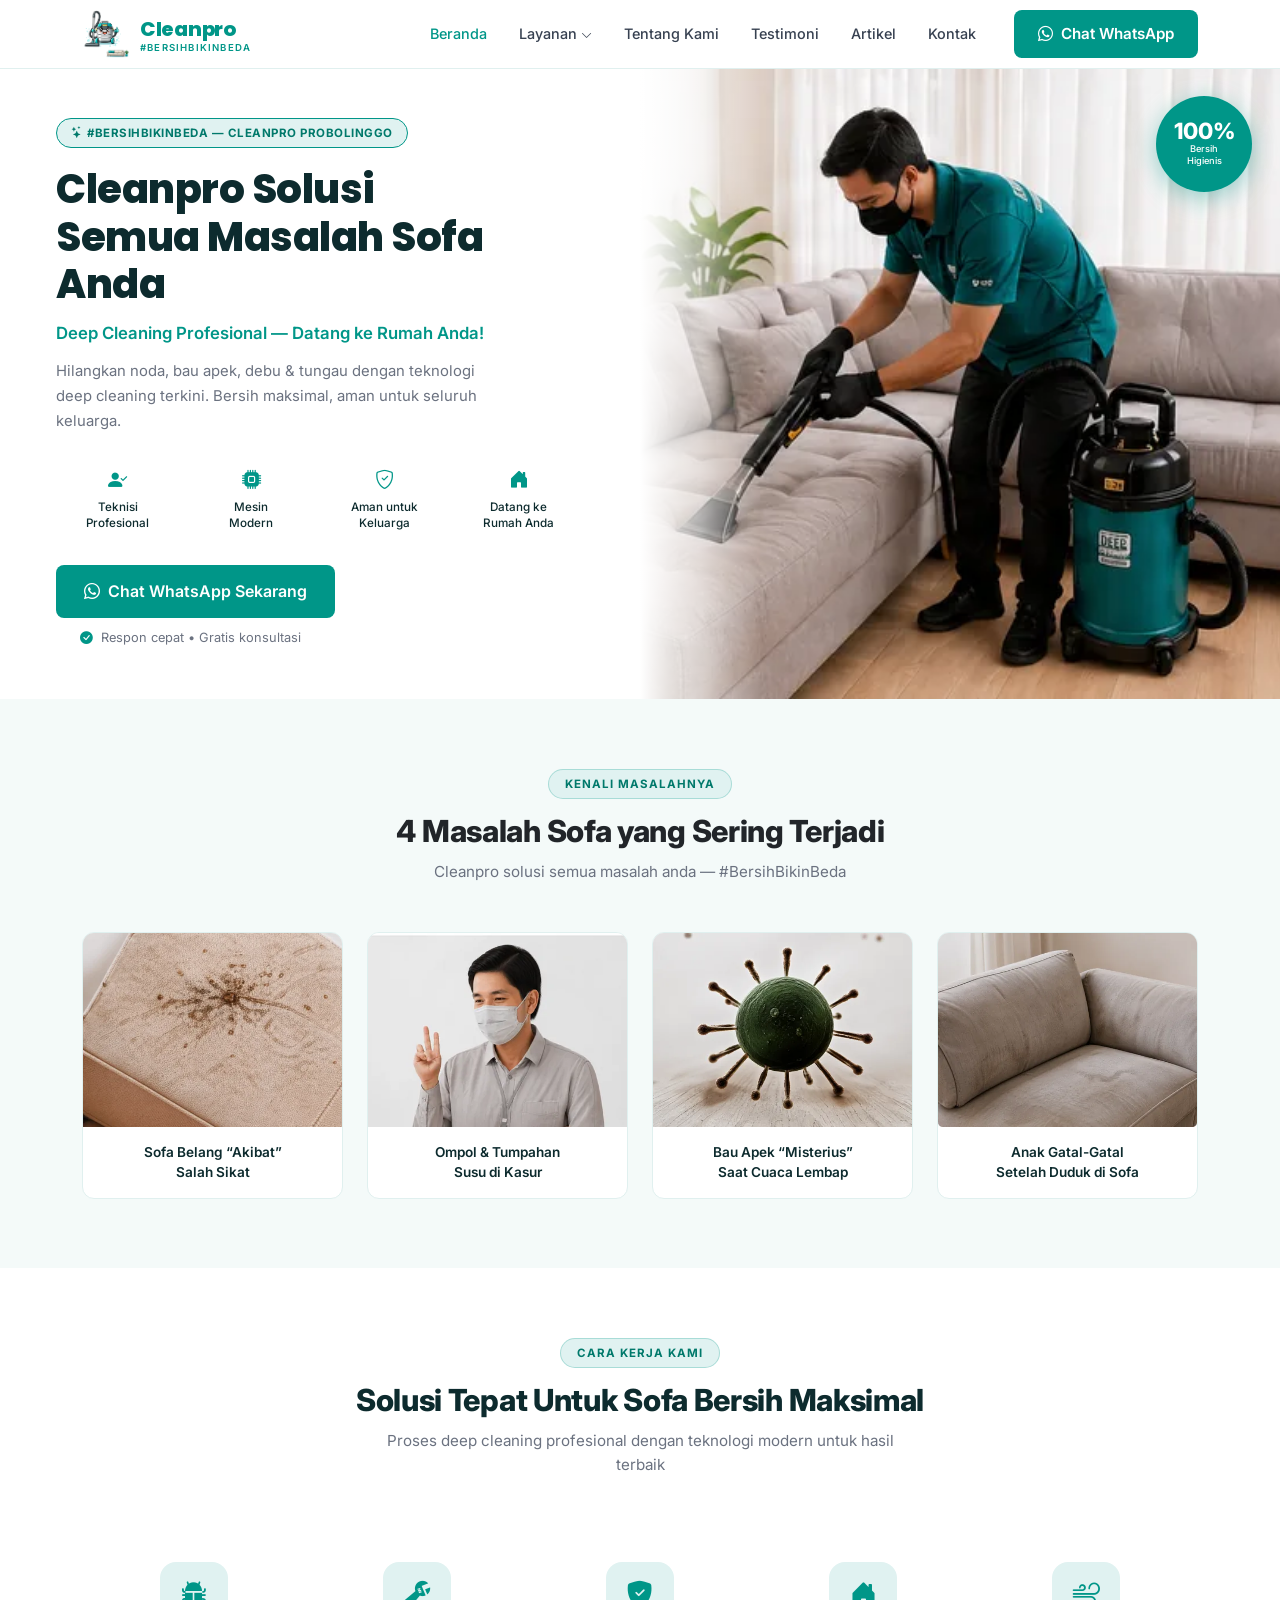
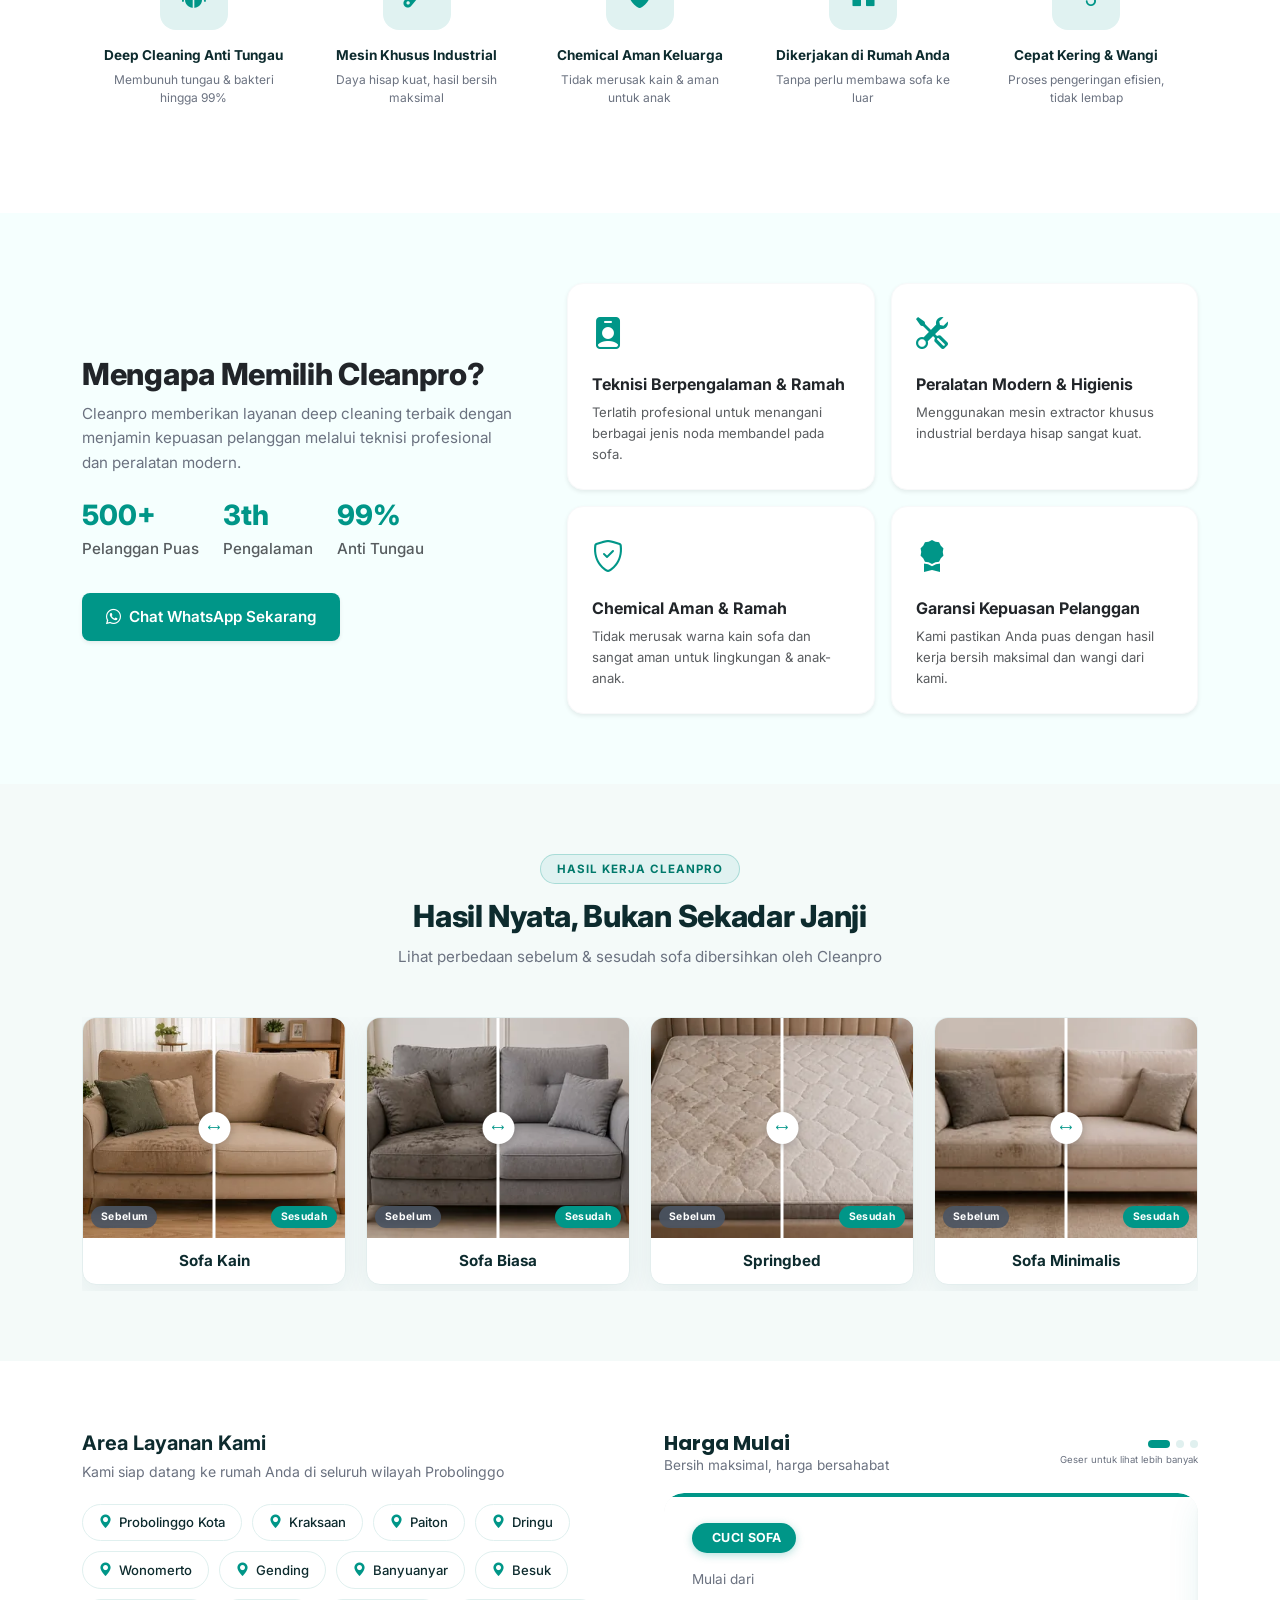
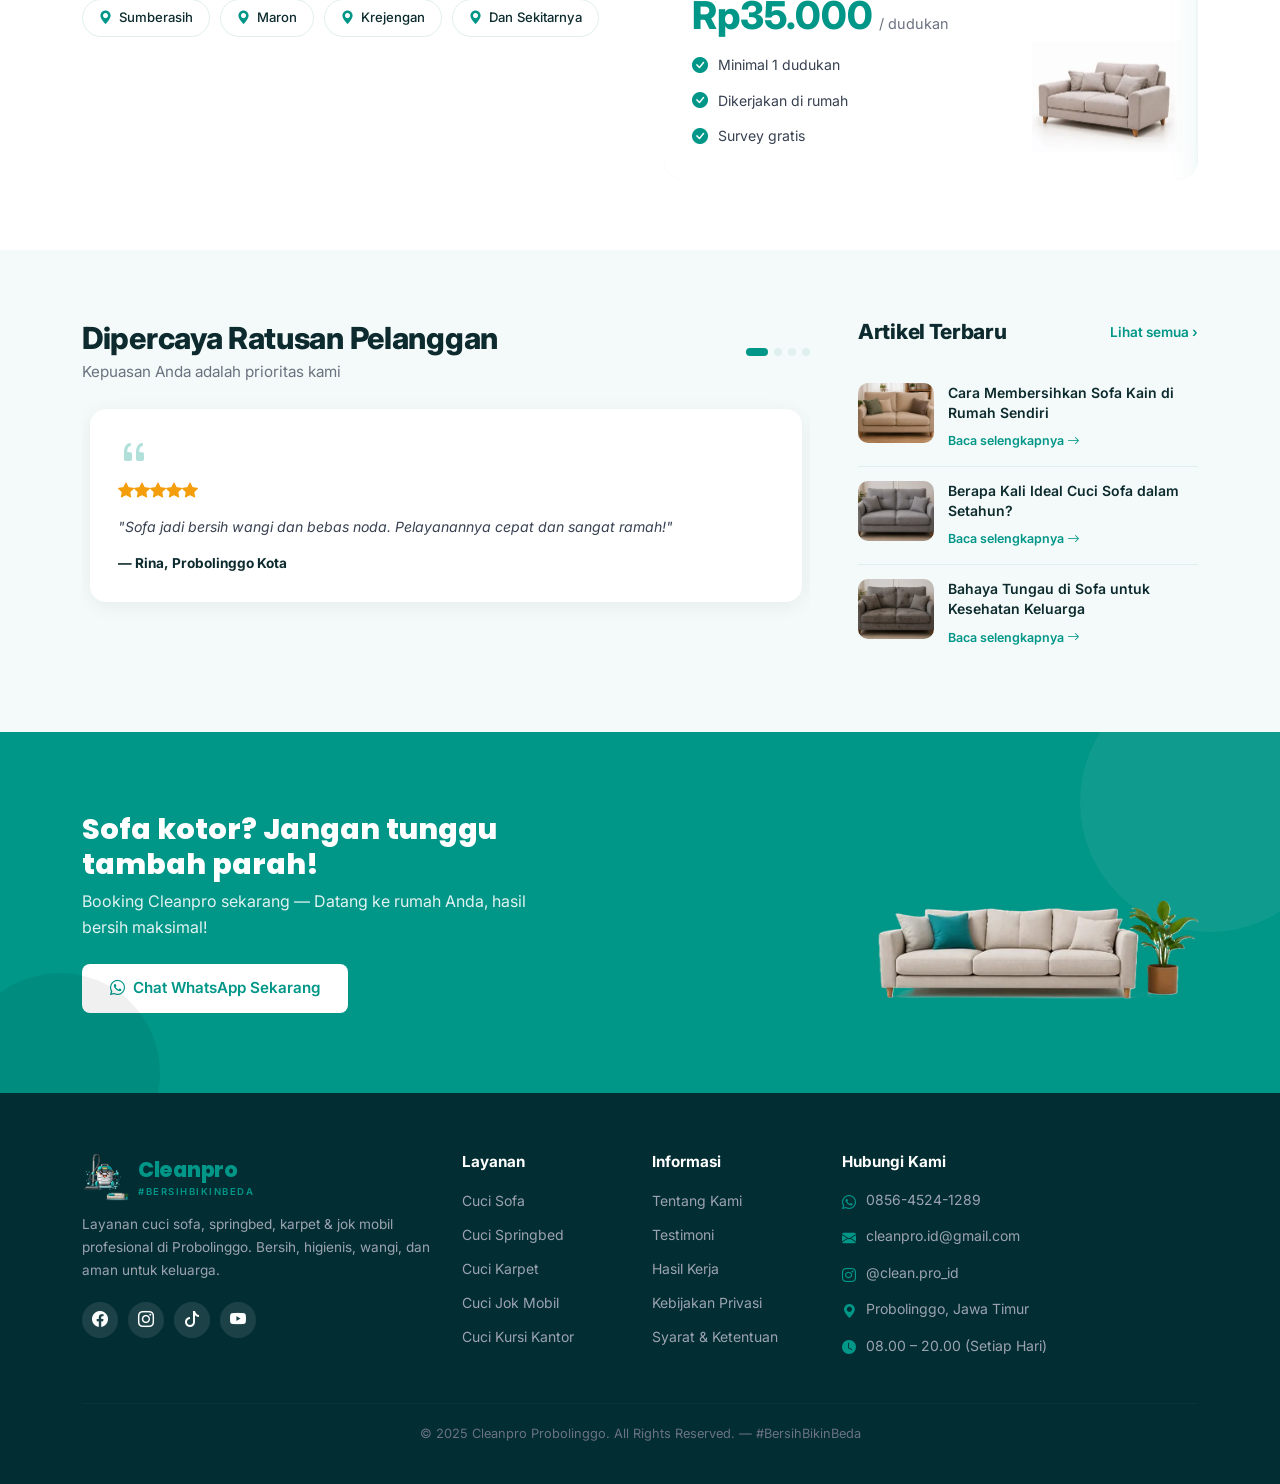
<file: index.html>
<!doctype html>
<html lang="id">
  <head>
    <meta charset="UTF-8" />
    <meta name="viewport" content="width=device-width, initial-scale=1.0" />
    <meta
      name="description"
      content="Cleanpro – Jasa cuci sofa &amp; springbed profesional di Probolinggo. Deep cleaning teknologi modern, datang ke rumah Anda. #BersihBikinBeda"
    />
    <meta
      name="keywords"
      content="cleanpro, cuci sofa probolinggo, cuci springbed probolinggo, jasa cuci sofa, cuci karpet probolinggo, deep cleaning sofa"
    />
    <meta name="robots" content="index, follow" />
    <link rel="canonical" href="https://cucisofaprobolinggo.vercel.app/" />
    <meta name="author" content="Cleanpro" />
    <title>Cleanpro – Jasa Cuci Sofa &amp; Springbed No.1 Probolinggo</title>

    <!-- Open Graph / Facebook -->
    <meta property="og:type" content="website" />
    <meta property="og:url" content="https://cucisofaprobolinggo.vercel.app/" />
    <meta
      property="og:title"
      content="Cleanpro – Jasa Cuci Sofa &amp; Springbed No.1 Probolinggo"
    />
    <meta
      property="og:description"
      content="Cleanpro – Jasa cuci sofa &amp; springbed profesional di Probolinggo. #BersihBikinBeda"
    />
    <meta
      property="og:image"
      content="https://cucisofaprobolinggo.vercel.app/assets/images/logo-mascot.webp"
    />

    <!-- Twitter -->
    <meta property="twitter:card" content="summary_large_image" />
    <meta
      property="twitter:url"
      content="https://cucisofaprobolinggo.vercel.app/"
    />
    <meta
      property="twitter:title"
      content="Cleanpro – Jasa Cuci Sofa &amp; Springbed No.1 Probolinggo"
    />
    <meta
      property="twitter:description"
      content="Cleanpro – Jasa cuci sofa &amp; springbed profesional di Probolinggo. #BersihBikinBeda"
    />
    <meta
      property="twitter:image"
      content="https://cucisofaprobolinggo.vercel.app/assets/images/hero-section.webp"
    />

    <!-- JSON-LD Structured Data for Local Business -->
    <script type="application/ld+json">
      {
        "@context": "https://schema.org",
        "@type": "LocalBusiness",
        "name": "Cleanpro – Cuci Sofa Probolinggo",
        "image": "https://cucisofaprobolinggo.vercel.app/assets/images/logo-mascot.webp",
        "description": "Cleanpro – Jasa cuci sofa & springbed profesional di Probolinggo. #BersihBikinBeda",
        "@id": "https://cucisofaprobolinggo.vercel.app/",
        "url": "https://cucisofaprobolinggo.vercel.app/",
        "telephone": "+6285645241289",
        "address": {
          "@type": "PostalAddress",
          "streetAddress": "Probolinggo",
          "addressLocality": "Probolinggo",
          "addressRegion": "Jawa Timur",
          "addressCountry": "ID"
        },
        "priceRange": "Rp 50.000 - Rp 300.000",
        "openingHoursSpecification": {
          "@type": "OpeningHoursSpecification",
          "dayOfWeek": [
            "Monday",
            "Tuesday",
            "Wednesday",
            "Thursday",
            "Friday",
            "Saturday",
            "Sunday"
          ],
          "opens": "08:00",
          "closes": "20:00"
        }
      }
    </script>

    <link
      rel="shortcut icon"
      href="assets/images/logo-mascot.webp"
      type="image/x-icon"
    />
    <!-- Preconnect to Google Fonts -->
    <link rel="preconnect" href="https://fonts.googleapis.com" />
    <link rel="preconnect" href="https://fonts.gstatic.com" crossorigin />
    <link
      href="https://fonts.googleapis.com/css2?family=Inter:wght@400;500;600;700;800&family=Poppins:wght@700;800;900&display=swap"
      rel="stylesheet"
      media="print"
      onload="this.media = 'all'"
    />

    <!-- Preload Hero Images for LCP Optimization -->
    <link
      rel="preload"
      href="assets/images/hero-section-mobile.webp"
      as="image"
      type="image/webp"
      media="(max-width: 991.98px)"
      fetchpriority="high"
    />
    <link
      rel="preload"
      href="assets/images/hero-section.webp"
      as="image"
      type="image/webp"
      media="(min-width: 992px)"
      fetchpriority="high"
    />

    <!-- Bootstrap CSS (local) -->
    <link rel="stylesheet" href="assets/bootstrap/css/bootstrap.min.css" />
    <!-- Bootstrap Icons (local) -->
    <link
      rel="stylesheet"
      href="assets/bootstrap-icons-1.13.1/bootstrap-icons.min.css"
      media="print"
      onload="this.media = 'all'"
    />
    <!-- Custom CSS -->
    <link rel="stylesheet" href="assets/css/style.css" />
  </head>

  <body>
    <!-- ====================== NAVBAR ====================== -->
    <nav class="site-navbar" aria-label="Main navigation">
      <div class="container">
        <div class="navbar-inner">
          <!-- Brand -->
          <a href="#" class="brand">
            <div class="brand-logo-box" style="width: 48px; height: 48px">
              <img
                loading="eager"
                fetchpriority="high"
                src="assets/images/logo-mascot.webp"
                width="48"
                height="48"
                alt="Cleanpro Logo"
              />
            </div>
            <div>
              <div class="brand-text-main">Cleanpro</div>
              <div class="brand-text-sub">#BersihBikinBeda</div>
            </div>
          </a>

          <!-- Nav menu -->
          <ul class="nav-menu">
            <li><a href="#" class="active">Beranda</a></li>
            <li class="dropdown-parent">
              <a href="#area"
                >Layanan
                <i class="bi bi-chevron-down" style="font-size: 0.7rem"></i
              ></a>
              <ul class="dropdown-menu-custom list-unstyled">
                <li><a href="#area">Cuci Sofa</a></li>
                <li><a href="#area">Cuci Springbed</a></li>
                <li><a href="#area">Cuci Karpet</a></li>
                <li><a href="#area">Cuci Jok Mobil</a></li>
              </ul>
            </li>
            <li><a href="#mengapa-kami">Tentang Kami</a></li>
            <li><a href="#testimoni">Testimoni</a></li>

            <li><a href="/artikel">Artikel</a></li>
            <li><a href="#kontak">Kontak</a></li>
          </ul>

          <!-- CTA -->
          <a
            href="https://wa.me/628564524-1289"
            class="btn-teal d-none d-lg-inline-flex"
          >
            <i class="bi bi-whatsapp"></i> Chat WhatsApp
          </a>
          <button
            class="hamburger"
            id="hamburgerBtn"
            aria-label="Toggle navigation menu"
            aria-expanded="false"
          >
            <i class="bi bi-list"></i>
          </button>
        </div>
      </div>
    </nav>

    <!-- ====================== HERO ====================== -->
    <main>
      <section class="hero-section">
        <div class="hero-inner">
          <!-- Left: Text -->
          <div class="hero-text-col">
            <div class="hero-text-content pt-0 pt-md-auto">
              <!-- Group atas: badge, judul, subtitle, deskripsi -->
              <div class="hero-top">
                <span class="hero-badge"
                  ><i class="bi bi-stars"></i> #BersihBikinBeda &mdash; Cleanpro
                  Probolinggo</span
                >
                <h1 class="hero-title">
                  Cleanpro Solusi<br />Semua Masalah Sofa Anda
                </h1>
                <p class="hero-subtitle">
                  Deep Cleaning Profesional &mdash; Datang ke Rumah Anda!
                </p>
                <p class="hero-desc">
                  Hilangkan noda, bau apek, debu &amp; tungau dengan teknologi
                  deep cleaning terkini. Bersih maksimal, aman untuk seluruh
                  keluarga.
                </p>
              </div>

              <!-- CTA -->
              <div class="hero-cta">
                <a
                  href="https://wa.me/6285645241289"
                  class="btn-teal justify-content-center"
                >
                  <i class="bi bi-whatsapp"></i> Chat WhatsApp Sekarang
                </a>
                <p class="cta-note ps-md-4 ps-0">
                  <i class="bi bi-check-circle-fill"></i> Respon cepat &bull;
                  Gratis konsultasi
                </p>
              </div>

              <!-- Feature chips -->
              <div class="hero-features">
                <div class="feature-chip">
                  <i class="bi bi-person-check-fill"></i
                  ><span>Teknisi<br />Profesional</span>
                </div>
                <div class="feature-chip">
                  <i class="bi bi-cpu-fill"></i><span>Mesin<br />Modern</span>
                </div>
                <div class="feature-chip">
                  <i class="bi bi-shield-check"></i
                  ><span>Aman untuk<br />Keluarga</span>
                </div>
                <div class="feature-chip">
                  <i class="bi bi-house-door-fill"></i
                  ><span>Datang ke<br />Rumah Anda</span>
                </div>
              </div>
            </div>
          </div>

          <!-- Right: Image -->
          <div class="hero-img-col">
            <div class="hero-img-wrapper">
              <picture>
                <source
                  media="(max-width: 991.98px)"
                  srcset="assets/images/hero-section-mobile.webp"
                />
                <img
                  src="assets/images/hero-section.webp"
                  width="1200"
                  height="599"
                  alt="Teknisi Cleanpro cuci sofa profesional Probolinggo"
                  loading="eager"
                  fetchpriority="high"
                />
              </picture>
              <div class="badge-float">
                <span class="pct">100%</span>
                <span class="lbl">Bersih<br />Higienis</span>
              </div>
            </div>
          </div>
        </div>
      </section>

      <!-- ====================== MASALAH SOFA ====================== -->
      <section
        class="section-pad problems-section"
        id="masalah"
        style="background-color: var(--bg-gray)"
      >
        <div class="container">
          <div class="section-header text-center mb-5">
            <span class="section-eyebrow">Kenali Masalahnya</span>
            <h2 class="section-title text-dark">
              4 Masalah Sofa yang Sering Terjadi
            </h2>
            <p class="section-desc">
              Cleanpro solusi semua masalah anda &mdash; #BersihBikinBeda
            </p>
          </div>

          <div class="row g-4 justify-content-center">
            <!-- Card 1 -->
            <div class="col-6 col-lg-3">
              <div class="problem-card-new">
                <div class="problem-img-wrap">
                  <img
                    loading="lazy"
                    decoding="async"
                    src="assets/images/card-1.webp"
                    width="400"
                    height="300"
                    alt="Sofa belang akibat salah sikat"
                  />
                </div>
                <div class="problem-text-box">
                  <h6>Sofa Belang &ldquo;Akibat&rdquo;<br />Salah Sikat</h6>
                </div>
              </div>
            </div>
            <!-- Card 2 -->
            <div class="col-6 col-lg-3">
              <div class="problem-card-new">
                <div class="problem-img-wrap">
                  <img
                    loading="lazy"
                    decoding="async"
                    src="assets/images/card-2.webp"
                    width="400"
                    height="300"
                    alt="Ompol dan tumpahan susu di kasur"
                  />
                </div>
                <div class="problem-text-box">
                  <h6>Ompol &amp; Tumpahan<br />Susu di Kasur</h6>
                </div>
              </div>
            </div>
            <!-- Card 3 -->
            <div class="col-6 col-lg-3">
              <div class="problem-card-new">
                <div class="problem-img-wrap">
                  <img
                    loading="lazy"
                    decoding="async"
                    src="assets/images/card-3.webp"
                    width="400"
                    height="300"
                    alt="Bau apek saat cuaca lembap"
                  />
                </div>
                <div class="problem-text-box">
                  <h6>
                    Bau Apek &ldquo;Misterius&rdquo;<br />Saat Cuaca Lembap
                  </h6>
                </div>
              </div>
            </div>
            <!-- Card 4 -->
            <div class="col-6 col-lg-3">
              <div class="problem-card-new">
                <div class="problem-img-wrap">
                  <img
                    loading="lazy"
                    decoding="async"
                    src="assets/images/card-4.webp"
                    width="400"
                    height="300"
                    alt="Anak gatal-gatal setelah duduk di sofa"
                  />
                </div>
                <div class="problem-text-box">
                  <h6>Anak Gatal-Gatal<br />Setelah Duduk di Sofa</h6>
                </div>
              </div>
            </div>
          </div>
        </div>
      </section>

      <!-- ====================== SOLUSI ====================== -->
      <section
        class="section-pad solutions-section"
        id="solusi"
        style="background-color: #ffffff"
      >
        <div class="container">
          <div class="section-header">
            <span class="section-eyebrow">Cara Kerja Kami</span>
            <h2 class="section-title">
              Solusi Tepat Untuk Sofa Bersih Maksimal
            </h2>
            <p class="section-desc">
              Proses deep cleaning profesional dengan teknologi modern untuk
              hasil terbaik
            </p>
          </div>
          <div class="solutions-grid">
            <div class="solution-item">
              <div class="solution-icon"><i class="bi bi-bug-fill"></i></div>
              <h6>Deep Cleaning Anti Tungau</h6>
              <p>Membunuh tungau &amp; bakteri hingga 99%</p>
            </div>
            <div class="solution-item">
              <div class="solution-icon">
                <i class="bi bi-wrench-adjustable"></i>
              </div>
              <h6>Mesin Khusus Industrial</h6>
              <p>Daya hisap kuat, hasil bersih maksimal</p>
            </div>
            <div class="solution-item">
              <div class="solution-icon">
                <i class="bi bi-shield-fill-check"></i>
              </div>
              <h6>Chemical Aman Keluarga</h6>
              <p>Tidak merusak kain &amp; aman untuk anak</p>
            </div>
            <div class="solution-item">
              <div class="solution-icon">
                <i class="bi bi-house-door-fill"></i>
              </div>
              <h6>Dikerjakan di Rumah Anda</h6>
              <p>Tanpa perlu membawa sofa ke luar</p>
            </div>
            <div class="solution-item">
              <div class="solution-icon"><i class="bi bi-wind"></i></div>
              <h6>Cepat Kering &amp; Wangi</h6>
              <p>Proses pengeringan efisien, tidak lembap</p>
            </div>
          </div>
        </div>
      </section>

      <!-- ====================== MENGAPA MEMILIH KAMI ====================== -->
      <section
        class="section-pad whyus-section"
        id="mengapa-kami"
        style="background: var(--teal-xlight)"
      >
        <div class="container">
          <div class="row align-items-center g-4 g-lg-5">
            <div class="col-lg-5">
              <h2 class="section-title text-dark">Mengapa Memilih Cleanpro?</h2>
              <p class="section-desc mx-0 text-start mb-4">
                Cleanpro memberikan layanan deep cleaning terbaik dengan
                menjamin kepuasan pelanggan melalui teknisi profesional dan
                peralatan modern.
              </p>
              <div class="d-flex gap-4 mb-4">
                <div>
                  <h3 class="fw-800 text-teal mb-1">500+</h3>
                  <p
                    class="mb-0 text-muted"
                    style="font-size: 0.95rem; font-weight: 500"
                  >
                    Pelanggan Puas
                  </p>
                </div>
                <div>
                  <h3 class="fw-800 text-teal mb-1">3th</h3>
                  <p
                    class="mb-0 text-muted"
                    style="font-size: 0.95rem; font-weight: 500"
                  >
                    Pengalaman
                  </p>
                </div>
                <div>
                  <h3 class="fw-800 text-teal mb-1">99%</h3>
                  <p
                    class="mb-0 text-muted"
                    style="font-size: 0.95rem; font-weight: 500"
                  >
                    Anti Tungau
                  </p>
                </div>
              </div>
              <a
                href="https://wa.me/6285645241289"
                class="btn-teal shadow-sm d-none d-lg-inline-flex mt-2"
              >
                <i class="bi bi-whatsapp"></i> Chat WhatsApp Sekarang
              </a>
            </div>
            <div class="col-lg-7">
              <div class="row g-3">
                <div class="col-md-6">
                  <div
                    class="bg-white p-4 rounded-4 h-100 shadow-sm border border-light"
                  >
                    <i
                      class="bi bi-person-badge-fill text-teal fs-2 mb-3 d-inline-block"
                    ></i>
                    <h6 class="fw-bold text-dark">
                      Teknisi Berpengalaman &amp; Ramah
                    </h6>
                    <p class="text-muted small mb-0">
                      Terlatih profesional untuk menangani berbagai jenis noda
                      membandel pada sofa.
                    </p>
                  </div>
                </div>
                <div class="col-md-6">
                  <div
                    class="bg-white p-4 rounded-4 h-100 shadow-sm border border-light"
                  >
                    <i
                      class="bi bi-tools text-teal fs-2 mb-3 d-inline-block"
                    ></i>
                    <h6 class="fw-bold text-dark">
                      Peralatan Modern &amp; Higienis
                    </h6>
                    <p class="text-muted small mb-0">
                      Menggunakan mesin extractor khusus industrial berdaya
                      hisap sangat kuat.
                    </p>
                  </div>
                </div>
                <div class="col-md-6">
                  <div
                    class="bg-white p-4 rounded-4 h-100 shadow-sm border border-light"
                  >
                    <i
                      class="bi bi-shield-check text-teal fs-2 mb-3 d-inline-block"
                    ></i>
                    <h6 class="fw-bold text-dark">Chemical Aman &amp; Ramah</h6>
                    <p class="text-muted small mb-0">
                      Tidak merusak warna kain sofa dan sangat aman untuk
                      lingkungan &amp; anak-anak.
                    </p>
                  </div>
                </div>
                <div class="col-md-6">
                  <div
                    class="bg-white p-4 rounded-4 h-100 shadow-sm border border-light"
                  >
                    <i
                      class="bi bi-award-fill text-teal fs-2 mb-3 d-inline-block"
                    ></i>
                    <h6 class="fw-bold text-dark">
                      Garansi Kepuasan Pelanggan
                    </h6>
                    <p class="text-muted small mb-0">
                      Kami pastikan Anda puas dengan hasil kerja bersih maksimal
                      dan wangi dari kami.
                    </p>
                  </div>
                </div>
              </div>
              <div class="mt-4 d-lg-none">
                <a
                  href="https://wa.me/6285645241289"
                  class="btn-teal w-100 justify-content-center shadow-sm"
                >
                  <i class="bi bi-whatsapp"></i> Chat WhatsApp Sekarang
                </a>
              </div>
            </div>
          </div>
        </div>
      </section>

      <!-- ====================== HASIL NYATA (BEFORE-AFTER) ====================== -->
      <section class="section-pad results-section" id="hasil">
        <div class="container">
          <div class="section-header">
            <span class="section-eyebrow">Hasil Kerja Cleanpro</span>
            <h2 class="section-title">Hasil Nyata, Bukan Sekadar Janji</h2>
            <p class="section-desc">
              Lihat perbedaan sebelum &amp; sesudah sofa dibersihkan oleh
              Cleanpro
            </p>
          </div>
          <!-- Before-After Carousel / Scroll -->
          <div class="ba-carousel-wrapper">
            <div class="ba-scroll-track" id="baTrack">
              <!-- Sofa Kain -->
              <div class="ba-slide">
                <div class="ba-card">
                  <div class="ba-split-wrap">
                    <img
                      class="ba-img-before"
                      loading="lazy"
                      decoding="async"
                      src="assets/images/sofa-kain-kotor.webp"
                      width="400"
                      height="300"
                      alt="Sofa Kain Sebelum"
                    />
                    <img
                      class="ba-img-after"
                      loading="lazy"
                      decoding="async"
                      src="assets/images/sofa-kain-bersih.webp"
                      width="400"
                      height="300"
                      alt="Sofa Kain Sesudah"
                    />
                    <div class="ba-slider-handle">
                      <span class="ba-slider-btn">
                        <i class="bi bi-arrows"></i>
                      </span>
                    </div>
                    <span class="ba-label before">Sebelum</span>
                    <span class="ba-label after">Sesudah</span>
                  </div>
                  <div class="ba-card-body">
                    <h6>Sofa Kain</h6>
                  </div>
                </div>
              </div>
              <!-- Sofa Biasa -->
              <div class="ba-slide">
                <div class="ba-card">
                  <div class="ba-split-wrap">
                    <img
                      class="ba-img-before"
                      loading="lazy"
                      decoding="async"
                      src="assets/images/sofa-kotor.webp"
                      width="400"
                      height="300"
                      alt="Sofa Sebelum"
                    />
                    <img
                      class="ba-img-after"
                      loading="lazy"
                      decoding="async"
                      src="assets/images/sofa-bersih.webp"
                      width="400"
                      height="300"
                      alt="Sofa Sesudah"
                    />
                    <div class="ba-slider-handle">
                      <span class="ba-slider-btn">
                        <i class="bi bi-arrows"></i>
                      </span>
                    </div>
                    <span class="ba-label before">Sebelum</span>
                    <span class="ba-label after">Sesudah</span>
                  </div>
                  <div class="ba-card-body">
                    <h6>Sofa Biasa</h6>
                  </div>
                </div>
              </div>
              <!-- Springbed -->
              <div class="ba-slide">
                <div class="ba-card">
                  <div class="ba-split-wrap">
                    <img
                      class="ba-img-before"
                      loading="lazy"
                      decoding="async"
                      src="assets/images/springbed-kotor.webp"
                      width="400"
                      height="300"
                      alt="Springbed Sebelum"
                    />
                    <img
                      class="ba-img-after"
                      loading="lazy"
                      decoding="async"
                      src="assets/images/springbed-bersih.webp"
                      width="400"
                      height="300"
                      alt="Springbed Sesudah"
                    />
                    <div class="ba-slider-handle">
                      <span class="ba-slider-btn">
                        <i class="bi bi-arrows"></i>
                      </span>
                    </div>
                    <span class="ba-label before">Sebelum</span>
                    <span class="ba-label after">Sesudah</span>
                  </div>
                  <div class="ba-card-body">
                    <h6>Springbed</h6>
                  </div>
                </div>
              </div>
              <!-- Sofa Minimalis -->
              <div class="ba-slide">
                <div class="ba-card">
                  <div class="ba-split-wrap">
                    <img
                      class="ba-img-before"
                      loading="lazy"
                      decoding="async"
                      src="assets/images/sofa-minimalis-kotor.webp"
                      width="400"
                      height="300"
                      alt="Sofa Minimalis Sebelum"
                    />
                    <img
                      class="ba-img-after"
                      loading="lazy"
                      decoding="async"
                      src="assets/images/sofa-minimalis-bersih.webp"
                      width="400"
                      height="300"
                      alt="Sofa Minimalis Sesudah"
                    />
                    <div class="ba-slider-handle">
                      <span class="ba-slider-btn">
                        <i class="bi bi-arrows"></i>
                      </span>
                    </div>
                    <span class="ba-label before">Sebelum</span>
                    <span class="ba-label after">Sesudah</span>
                  </div>
                  <div class="ba-card-body">
                    <h6>Sofa Minimalis</h6>
                  </div>
                </div>
              </div>
            </div>
            <!-- Mobile Carousel Nav (hidden on desktop) -->
            <div class="ba-carousel-nav" id="baNav">
              <button class="ba-arrow ba-prev" id="baPrev" aria-label="Sebelumnya">
                <i class="bi bi-chevron-left"></i>
              </button>
              <div class="ba-dots" id="baDots">
                <span class="ba-dot active" data-idx="0"></span>
                <span class="ba-dot" data-idx="1"></span>
                <span class="ba-dot" data-idx="2"></span>
                <span class="ba-dot" data-idx="3"></span>
              </div>
              <button class="ba-arrow ba-next" id="baNext" aria-label="Selanjutnya">
                <i class="bi bi-chevron-right"></i>
              </button>
            </div>
          </div>
        </div>
      </section>

      <!-- ====================== AREA & HARGA ====================== -->
      <section class="section-pad areaprice-section" id="area">
        <div class="container">
          <div class="row g-4 g-lg-5 align-items-start">
            <!-- Area Layanan -->
            <div class="col-lg-6 area-block">
              <h4>Area Layanan Kami</h4>
              <p class="sub">
                Kami siap datang ke rumah Anda di seluruh wilayah Probolinggo
              </p>
              <div class="area-tags">
                <span class="area-tag"
                  ><i class="bi bi-geo-alt-fill"></i>Probolinggo Kota</span
                >
                <span class="area-tag"
                  ><i class="bi bi-geo-alt-fill"></i>Kraksaan</span
                >
                <span class="area-tag"
                  ><i class="bi bi-geo-alt-fill"></i>Paiton</span
                >
                <span class="area-tag"
                  ><i class="bi bi-geo-alt-fill"></i>Dringu</span
                >
                <span class="area-tag"
                  ><i class="bi bi-geo-alt-fill"></i>Wonomerto</span
                >
                <span class="area-tag"
                  ><i class="bi bi-geo-alt-fill"></i>Gending</span
                >
                <span class="area-tag"
                  ><i class="bi bi-geo-alt-fill"></i>Banyuanyar</span
                >
                <span class="area-tag"
                  ><i class="bi bi-geo-alt-fill"></i>Besuk</span
                >
                <span class="area-tag"
                  ><i class="bi bi-geo-alt-fill"></i>Sumberasih</span
                >
                <span class="area-tag"
                  ><i class="bi bi-geo-alt-fill"></i>Maron</span
                >
                <span class="area-tag"
                  ><i class="bi bi-geo-alt-fill"></i>Krejengan</span
                >
                <span class="area-tag"
                  ><i class="bi bi-geo-alt-fill"></i>Dan Sekitarnya</span
                >
              </div>
            </div>

            <!-- Harga — Carousel -->
            <div class="col-lg-6 price-block">
              <div
                class="d-flex justify-content-between align-items-center mb-3"
              >
                <div>
                  <h4
                    class="mb-0"
                    style="font-family: &quot;Poppins&quot;, sans-serif"
                  >
                    Harga Mulai
                  </h4>
                  <p class="sub mb-0" style="font-size: 0.85rem">
                    Bersih maksimal, harga bersahabat
                  </p>
                </div>
                <!-- Dots indicator -->
                <div class="d-flex flex-column align-items-end gap-1">
                  <div class="price-carousel-dots" id="priceCarouselDots">
                    <span class="pdot active" data-idx="0"></span>
                    <span class="pdot" data-idx="1"></span>
                    <span class="pdot" data-idx="2"></span>
                  </div>
                  <span style="font-size: 0.6rem; color: var(--text-muted)"
                    >Geser untuk lihat lebih banyak</span
                  >
                </div>
              </div>

              <!-- Carousel wrapper -->
              <div class="price-carousel-wrap mt-3">
                <div class="price-carousel" id="priceCarousel">
                  <!-- Slide 1: Cuci Sofa -->
                  <div
                    class="price-card price-slide"
                    style="position: relative; overflow: hidden"
                  >
                    <div class="price-slide-label">
                      <i class="bi bi-couch-fill"></i> Cuci Sofa
                    </div>
                    <div
                      class="d-flex justify-content-between align-items-end price-slide-inner"
                    >
                      <div>
                        <p class="price-from">Mulai dari</p>
                        <div class="d-flex align-items-baseline">
                          <span class="price-amount">Rp35.000</span>
                          <span class="price-per">/ dudukan</span>
                        </div>
                        <ul class="price-benefits mt-3 mb-0">
                          <li>
                            <i class="bi bi-check-circle-fill"></i> Minimal 1
                            dudukan
                          </li>
                          <li>
                            <i class="bi bi-check-circle-fill"></i> Dikerjakan
                            di rumah
                          </li>
                          <li>
                            <i class="bi bi-check-circle-fill"></i> Survey
                            gratis
                          </li>
                        </ul>
                      </div>
                      <img
                        loading="lazy"
                        decoding="async"
                        src="assets/images/sofa.webp"
                        width="150"
                        height="150"
                        alt="Cuci Sofa"
                        class="price-slide-img"
                        style="object-fit: contain"
                      />
                    </div>
                  </div>

                  <!-- Slide 2: Cuci Springbed -->
                  <div
                    class="price-card price-slide"
                    style="position: relative; overflow: hidden"
                  >
                    <div class="price-slide-label">
                      <i class="bi bi-stars"></i> Cuci Springbed
                    </div>
                    <div
                      class="d-flex justify-content-between align-items-end price-slide-inner"
                    >
                      <div>
                        <p class="price-from">Mulai dari</p>
                        <div class="d-flex align-items-baseline">
                          <span class="price-amount">Rp120.000</span>
                          <span class="price-per">/ kasur</span>
                        </div>
                        <ul class="price-benefits mt-3 mb-0">
                          <li>
                            <i class="bi bi-check-circle-fill"></i> UK 120×200
                            s/d 160×200
                          </li>
                          <li>
                            <i class="bi bi-check-circle-fill"></i> Deep
                            cleaning anti tungau
                          </li>
                          <li>
                            <i class="bi bi-check-circle-fill"></i> Dikerjakan
                            di rumah
                          </li>
                        </ul>
                      </div>
                      <img
                        loading="lazy"
                        decoding="async"
                        src="assets/images/kasur.webp"
                        width="150"
                        height="150"
                        alt="Cuci Springbed"
                        class="price-slide-img"
                        style="object-position: top"
                      />
                    </div>
                  </div>

                  <!-- Slide 3: Cuci Jok Mobil -->
                  <div
                    class="price-card price-slide"
                    style="position: relative; overflow: hidden"
                  >
                    <div class="price-slide-label">
                      <i class="bi bi-car-front-fill"></i> Cuci Jok Mobil
                    </div>
                    <div
                      class="d-flex justify-content-between align-items-end price-slide-inner"
                    >
                      <div>
                        <p class="price-from">Mulai dari</p>
                        <div class="d-flex align-items-baseline">
                          <span class="price-amount">Rp35.000</span>
                          <span class="price-per">/ jok</span>
                        </div>
                        <ul class="price-benefits mt-3 mb-0">
                          <li>
                            <i class="bi bi-check-circle-fill"></i> Semua jenis
                            jok
                          </li>
                          <li>
                            <i class="bi bi-check-circle-fill"></i> Bersih,
                            wangi, anti jamur
                          </li>
                          <li>
                            <i class="bi bi-check-circle-fill"></i> Survey
                            gratis
                          </li>
                        </ul>
                      </div>
                      <img
                        loading="lazy"
                        decoding="async"
                        src="assets/images/jok-mobile-one.webp"
                        width="150"
                        height="150"
                        alt="Cuci Jok Mobil"
                        class="price-slide-img"
                        style="object-position: center"
                      />
                    </div>
                  </div>
                </div>
                <!-- /.price-carousel -->
              </div>
              <!-- /.price-carousel-wrap -->
            </div>
          </div>
        </div>
      </section>

      <!-- ====================== TESTIMONI & ARTIKEL ====================== -->
      <section class="section-pad testi-art-section" id="testimoni">
        <div class="container">
          <div class="row g-4 g-lg-5">
            <!-- Testimoni -->
            <div class="col-lg-8">
              <div
                class="d-flex justify-content-between align-items-center mb-4"
              >
                <div>
                  <h3 class="section-title mb-1" style="text-align: left">
                    Dipercaya Ratusan Pelanggan
                  </h3>
                  <p class="section-desc" style="text-align: left; margin: 0">
                    Kepuasan Anda adalah prioritas kami
                  </p>
                </div>
                <!-- Dots -->
                <div class="testi-carousel-dots" id="testiDots">
                  <span class="tdot active" data-idx="0"></span>
                  <span class="tdot" data-idx="1"></span>
                  <span class="tdot" data-idx="2"></span>
                  <span class="tdot" data-idx="3"></span>
                </div>
              </div>

              <!-- Carousel wrapper -->
              <div class="testi-carousel-wrap">
                <div class="testi-carousel" id="testiCarousel">
                  <!-- Slide 1 -->
                  <div class="testi-slide">
                    <div class="testi-card">
                      <div class="testi-quote"><i class="bi bi-quote"></i></div>
                      <div class="testi-stars">
                        <i class="bi bi-star-fill"></i
                        ><i class="bi bi-star-fill"></i
                        ><i class="bi bi-star-fill"></i
                        ><i class="bi bi-star-fill"></i
                        ><i class="bi bi-star-fill"></i>
                      </div>
                      <p class="testi-text">
                        "Sofa jadi bersih wangi dan bebas noda. Pelayanannya
                        cepat dan sangat ramah!"
                      </p>
                      <p class="testi-author mb-0">— Rina, Probolinggo Kota</p>
                    </div>
                  </div>

                  <!-- Slide 2 -->
                  <div class="testi-slide">
                    <div class="testi-card">
                      <div class="testi-quote"><i class="bi bi-quote"></i></div>
                      <div class="testi-stars">
                        <i class="bi bi-star-fill"></i
                        ><i class="bi bi-star-fill"></i
                        ><i class="bi bi-star-fill"></i
                        ><i class="bi bi-star-fill"></i
                        ><i class="bi bi-star-fill"></i>
                      </div>
                      <p class="testi-text">
                        "Hasilnya memuaskan, seperti baru lagi. Pokoknya
                        Recommended banget!"
                      </p>
                      <p class="testi-author mb-0">— Ahmad, Kraksaan</p>
                    </div>
                  </div>

                  <!-- Slide 3 -->
                  <div class="testi-slide">
                    <div class="testi-card">
                      <div class="testi-quote"><i class="bi bi-quote"></i></div>
                      <div class="testi-stars">
                        <i class="bi bi-star-fill"></i
                        ><i class="bi bi-star-fill"></i
                        ><i class="bi bi-star-fill"></i
                        ><i class="bi bi-star-fill"></i
                        ><i class="bi bi-star-half"></i>
                      </div>
                      <p class="testi-text">
                        "Teknisi profesional, datang tepat waktu dan hasil
                        cucian memuaskan!"
                      </p>
                      <p class="testi-author mb-0">— Dewi, Paiton</p>
                    </div>
                  </div>

                  <!-- Slide 4 -->
                  <div class="testi-slide">
                    <div class="testi-card">
                      <div class="testi-quote"><i class="bi bi-quote"></i></div>
                      <div class="testi-stars">
                        <i class="bi bi-star-fill"></i
                        ><i class="bi bi-star-fill"></i
                        ><i class="bi bi-star-fill"></i
                        ><i class="bi bi-star-fill"></i
                        ><i class="bi bi-star-fill"></i>
                      </div>
                      <p class="testi-text">
                        "Springbed deep jadi bersih dan tidak bau lagi. Top
                        markotop pelayanannya!"
                      </p>
                      <p class="testi-author mb-0">— Sri, Leces</p>
                    </div>
                  </div>
                </div>
                <!-- /.testi-carousel -->
              </div>
              <!-- /.testi-carousel-wrap -->
            </div>

            <!-- Artikel -->
            <div class="col-lg-4">
              <div
                class="d-flex justify-content-between align-items-center mb-4"
              >
                <h3
                  class="section-title mb-0"
                  style="text-align: left; font-size: 1.3rem"
                >
                  Artikel Terbaru
                </h3>
                <a
                  href="/artikel"
                  class="text-teal fw-600"
                  style="font-size: 0.85rem; font-weight: 600"
                  >Lihat semua &rsaquo;</a
                >
              </div>
              <div class="art-item">
                <img
                  loading="lazy"
                  decoding="async"
                  class="art-thumb"
                  src="assets/images/sofa-kain-bersih.webp"
                  width="76"
                  height="60"
                  alt="Cara Membersihkan Sofa Kain di Rumah Sendiri"
                  style="object-fit: cover"
                />
                <div>
                  <h6>Cara Membersihkan Sofa Kain di Rumah Sendiri</h6>
                  <a href="/artikel/artikel-1" class="read-more"
                    >Baca selengkapnya <i class="bi bi-arrow-right"></i
                  ></a>
                </div>
              </div>
              <div class="art-item">
                <img
                  loading="lazy"
                  decoding="async"
                  class="art-thumb"
                  src="assets/images/sofa-bersih.webp"
                  width="76"
                  height="60"
                  alt="Berapa Kali Ideal Cuci Sofa dalam Setahun?"
                  style="object-fit: cover"
                />
                <div>
                  <h6>Berapa Kali Ideal Cuci Sofa dalam Setahun?</h6>
                  <a href="/artikel/artikel-1" class="read-more"
                    >Baca selengkapnya <i class="bi bi-arrow-right"></i
                  ></a>
                </div>
              </div>
              <div class="art-item">
                <img
                  loading="lazy"
                  decoding="async"
                  class="art-thumb"
                  src="assets/images/sofa-kotor.webp"
                  width="76"
                  height="60"
                  alt="Bahaya Tungau di Sofa untuk Kesehatan Keluarga"
                  style="object-fit: cover"
                />
                <div>
                  <h6>Bahaya Tungau di Sofa untuk Kesehatan Keluarga</h6>
                  <a href="/artikel/artikel-1" class="read-more"
                    >Baca selengkapnya <i class="bi bi-arrow-right"></i
                  ></a>
                </div>
              </div>
            </div>
          </div>
        </div>
      </section>

      <!-- ====================== CTA BANNER ====================== -->
      <section class="cta-banner">
        <div class="container">
          <div class="row align-items-end justify-content-between g-0">
            <div class="col-lg-5 col-md-7 py-4">
              <h3>Sofa kotor? Jangan tunggu tambah parah!</h3>
              <p class="mb-4">
                Booking Cleanpro sekarang &mdash; Datang ke rumah Anda, hasil
                bersih maksimal!
              </p>
              <a href="https://wa.me/6285645241289" class="btn-white">
                <i class="bi bi-whatsapp text-teal"></i>
                <span>Chat WhatsApp Sekarang</span>
              </a>
            </div>
            <div
              class="col-lg-4 col-md-5 d-none d-md-flex align-items-end justify-content-end"
            >
              <img
                loading="lazy"
                decoding="async"
                src="assets/images/sofa-footer.webp"
                width="220"
                height="220"
                alt="Sofa Cleanpro"
                style="
                  max-height: 220px;
                  object-fit: contain;
                  display: block;
                  margin-bottom: 0;
                  scale: 1.5;
                  translate: -50px -50px;
                "
              />
            </div>
          </div>
        </div>
      </section>
    </main>

    <!-- ====================== FOOTER ====================== -->
    <footer class="site-footer" id="kontak">
      <div class="container">
        <div class="row g-4">
          <!-- Brand -->
          <div class="col-lg-4 col-md-6">
            <div class="d-flex align-items-center gap-2 mb-2">
              <div class="brand-logo-box" style="width: 48px; height: 48px">
                <img
                  loading="lazy"
                  src="assets/images/logo-mascot.webp"
                  width="48"
                  height="48"
                  alt="Cleanpro Logo"
                />
              </div>
              <div>
                <div
                  class="brand-text-main"
                  style="
                    font-family: &quot;Poppins&quot;, sans-serif;
                    font-size: 1.3rem;
                    color: #009688;
                  "
                >
                  Cleanpro
                </div>
                <div
                  style="
                    color: #009688;
                    font-size: 0.6rem;
                    letter-spacing: 1.5px;
                    font-weight: 600;
                  "
                >
                  #BERSIHBIKINBEDA
                </div>
              </div>
            </div>
            <p class="footer-brand-text">
              Layanan cuci sofa, springbed, karpet &amp; jok mobil profesional
              di Probolinggo. Bersih, higienis, wangi, dan aman untuk keluarga.
            </p>
            <div class="footer-socials">
              <a href="#" class="social-btn" aria-label="Facebook"
                ><i class="bi bi-facebook"></i
              ></a>
              <a
                href="https://www.instagram.com/clean.pro_id"
                target="_blank"
                class="social-btn"
                aria-label="Instagram"
                ><i class="bi bi-instagram"></i
              ></a>
              <a href="#" class="social-btn" aria-label="TikTok"
                ><i class="bi bi-tiktok"></i
              ></a>
              <a href="#" class="social-btn" aria-label="YouTube"
                ><i class="bi bi-youtube"></i
              ></a>
            </div>
          </div>

          <!-- Layanan -->
          <div class="col-lg-2 col-md-6">
            <h5>Layanan</h5>
            <ul class="footer-links">
              <li><a href="#area">Cuci Sofa</a></li>
              <li><a href="#area">Cuci Springbed</a></li>
              <li><a href="#area">Cuci Karpet</a></li>
              <li><a href="#area">Cuci Jok Mobil</a></li>
              <li><a href="#area">Cuci Kursi Kantor</a></li>
            </ul>
          </div>

          <!-- Informasi -->
          <div class="col-lg-2 col-md-6">
            <h5>Informasi</h5>
            <ul class="footer-links">
              <li><a href="#mengapa-kami">Tentang Kami</a></li>
              <li><a href="#testimoni">Testimoni</a></li>
              <li><a href="#hasil">Hasil Kerja</a></li>
              <li><a href="#">Kebijakan Privasi</a></li>
              <li><a href="#">Syarat &amp; Ketentuan</a></li>
            </ul>
          </div>

          <!-- Kontak -->
          <div class="col-lg-4 col-md-6">
            <h5>Hubungi Kami</h5>
            <ul class="footer-links footer-contact list-unstyled">
              <li>
                <i class="bi bi-whatsapp"></i>
                <a href="https://wa.me/6285645241289" style="color: #9ca3af"
                  >0856-4524-1289</a
                >
              </li>
              <li><i class="bi bi-envelope-fill"></i> cleanpro.id@gmail.com</li>
              <li><i class="bi bi-instagram"></i> @clean.pro_id</li>
              <li>
                <i class="bi bi-geo-alt-fill"></i> Probolinggo, Jawa Timur
              </li>
              <li>
                <i class="bi bi-clock-fill"></i> 08.00 &ndash; 20.00 (Setiap
                Hari)
              </li>
            </ul>
          </div>
        </div>

        <hr class="footer-divider" />
        <p class="footer-copy">
          &copy; 2025 Cleanpro Probolinggo. All Rights Reserved. &mdash;
          #BersihBikinBeda
        </p>
      </div>
    </footer>

    <script src="assets/js/main.js" defer></script>
  </body>
</html>
</file>
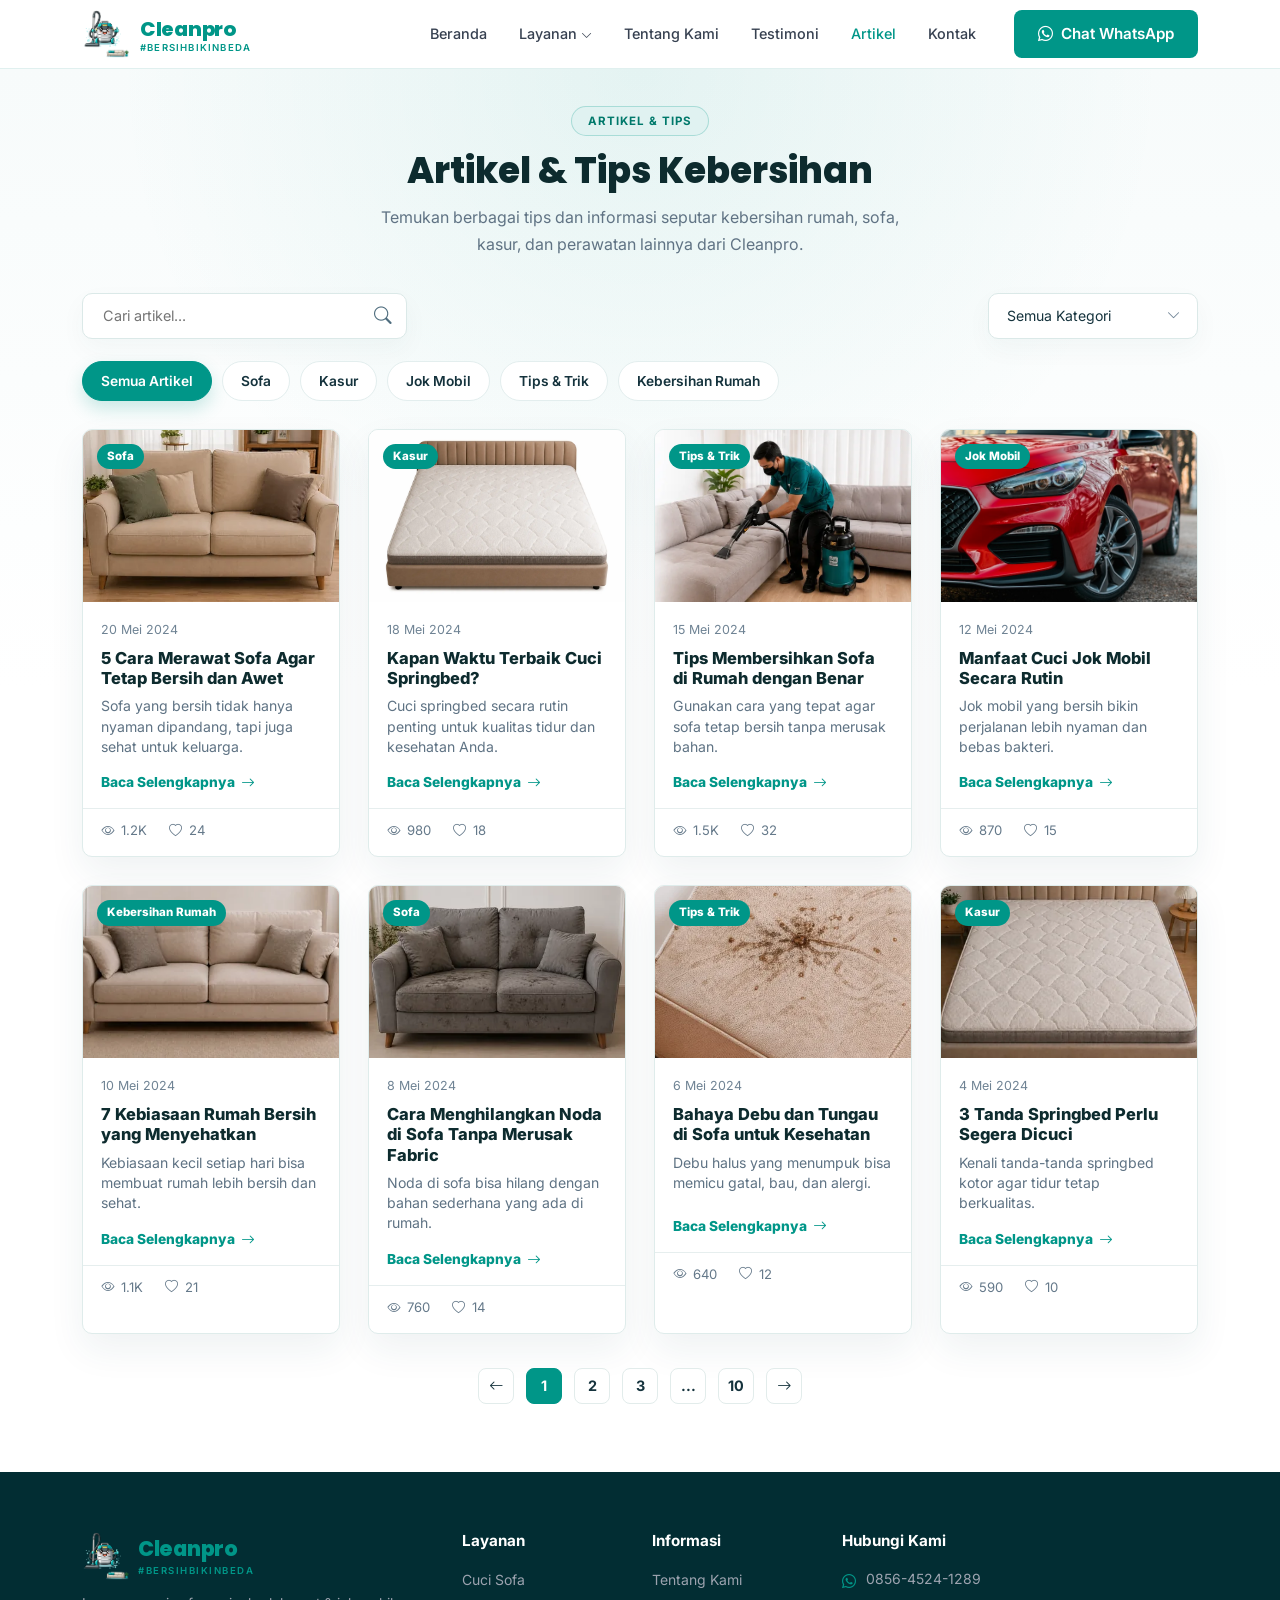
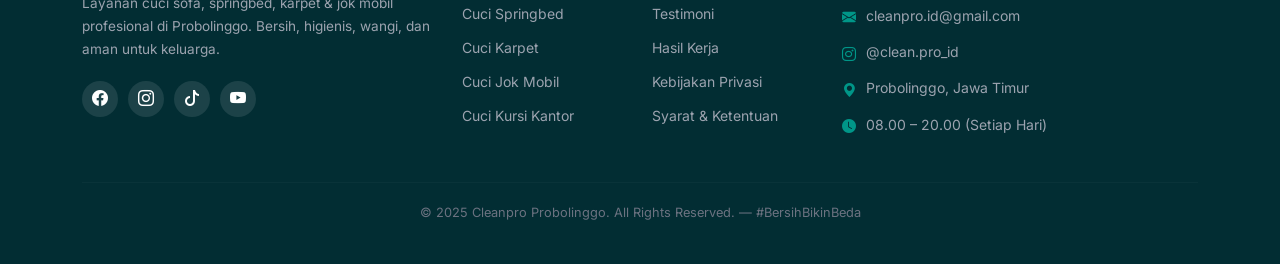
<file: artikel/index.html>
<!doctype html>
<html lang="id">
  <head>
    <meta charset="UTF-8" />
    <meta name="viewport" content="width=device-width, initial-scale=1.0" />
    <meta
      name="description"
      content="Artikel dan tips kebersihan dari Cleanpro Probolinggo seputar perawatan sofa, kasur, jok mobil, dan rumah."
    />
    <meta
      name="keywords"
      content="artikel cleanpro, tips cuci sofa, tips cuci springbed, perawatan sofa, kebersihan rumah probolinggo"
    />
    <meta name="robots" content="index, follow" />
    <link
      rel="canonical"
      href="https://cucisofaprobolinggo.vercel.app/artikel/"
    />
    <meta name="author" content="Cleanpro" />
    <title>Artikel &amp; Tips Kebersihan - Cleanpro Probolinggo</title>

    <meta property="og:type" content="website" />
    <meta
      property="og:url"
      content="https://cucisofaprobolinggo.vercel.app/artikel/"
    />
    <meta
      property="og:title"
      content="Artikel &amp; Tips Kebersihan - Cleanpro Probolinggo"
    />
    <meta
      property="og:description"
      content="Temukan berbagai tips dan informasi seputar kebersihan rumah, sofa, kasur, dan perawatan lainnya dari Cleanpro."
    />
    <meta
      property="og:image"
      content="https://cucisofaprobolinggo.vercel.app/assets/images/sofa-kain-bersih.webp"
    />

    <link
      rel="shortcut icon"
      href="../assets/images/logo-mascot.webp"
      type="image/x-icon"
    />
    <link rel="preconnect" href="https://fonts.googleapis.com" />
    <link rel="preconnect" href="https://fonts.gstatic.com" crossorigin />
    <link
      href="https://fonts.googleapis.com/css2?family=Inter:wght@400;500;600;700;800&family=Poppins:wght@700;800;900&display=swap"
      rel="stylesheet"
      media="print"
      onload="this.media = 'all'"
    />
    <link rel="stylesheet" href="../assets/bootstrap/css/bootstrap.min.css" />
    <link
      rel="stylesheet"
      href="../assets/bootstrap-icons-1.13.1/bootstrap-icons.min.css"
      media="print"
      onload="this.media = 'all'"
    />
    <link rel="stylesheet" href="../assets/css/style.css" />
  </head>

  <body class="article-page">
    <nav class="site-navbar" aria-label="Main navigation">
      <div class="container">
        <div class="navbar-inner">
          <a href="/" class="brand">
            <div class="brand-logo-box" style="width: 48px; height: 48px">
              <img
                loading="eager"
                fetchpriority="high"
                src="../assets/images/logo-mascot.webp"
                width="48"
                height="48"
                alt="Cleanpro Logo"
              />
            </div>
            <div>
              <div class="brand-text-main">Cleanpro</div>
              <div class="brand-text-sub">#BersihBikinBeda</div>
            </div>
          </a>

          <ul class="nav-menu">
            <li><a href="/">Beranda</a></li>
            <li class="dropdown-parent">
              <a href="/#area"
                >Layanan
                <i class="bi bi-chevron-down" style="font-size: 0.7rem"></i
              ></a>
              <ul class="dropdown-menu-custom list-unstyled">
                <li><a href="/#area">Cuci Sofa</a></li>
                <li><a href="/#area">Cuci Springbed</a></li>
                <li><a href="/#area">Cuci Karpet</a></li>
                <li><a href="/#area">Cuci Jok Mobil</a></li>
              </ul>
            </li>
            <li><a href="/#mengapa-kami">Tentang Kami</a></li>
            <li><a href="/#testimoni">Testimoni</a></li>

            <li><a href="/artikel" class="active">Artikel</a></li>
            <li><a href="/#kontak">Kontak</a></li>
          </ul>

          <a
            href="https://wa.me/6285645241289"
            class="btn-teal d-none d-lg-inline-flex"
          >
            <i class="bi bi-whatsapp"></i> Chat WhatsApp
          </a>
          <button
            class="hamburger"
            id="hamburgerBtn"
            aria-label="Toggle navigation menu"
            aria-expanded="false"
          >
            <i class="bi bi-list"></i>
          </button>
        </div>
      </div>
    </nav>

    <main>
      <section class="article-list-hero">
        <div class="container">
          <div class="article-list-heading">
            <span class="section-eyebrow">Artikel &amp; Tips</span>
            <h1>Artikel &amp; Tips Kebersihan</h1>
            <p>
              Temukan berbagai tips dan informasi seputar kebersihan rumah,
              sofa, kasur, dan perawatan lainnya dari Cleanpro.
            </p>
          </div>

          <div class="article-tools">
            <label class="article-search" for="articleSearch">
              <i class="bi bi-search"></i>
              <input
                id="articleSearch"
                type="search"
                placeholder="Cari artikel..."
              />
            </label>
            <label class="article-select" for="articleCategory">
              <select id="articleCategory" aria-label="Pilih kategori artikel">
                <option>Semua Kategori</option>
                <option>Sofa</option>
                <option>Kasur</option>
                <option>Jok Mobil</option>
                <option>Tips &amp; Trik</option>
              </select>
              <i class="bi bi-chevron-down"></i>
            </label>
          </div>

          <div class="article-chips" aria-label="Filter kategori artikel">
            <a href="#" class="active">Semua Artikel</a>
            <a href="#">Sofa</a>
            <a href="#">Kasur</a>
            <a href="#">Jok Mobil</a>
            <a href="#">Tips &amp; Trik</a>
            <a href="#">Kebersihan Rumah</a>
          </div>

          <div class="article-card-grid">
            <article class="article-card">
              <a href="/artikel/artikel-1" class="article-card-img">
                <img
                  src="../assets/images/sofa-kain-bersih.webp"
                  width="400"
                  height="300"
                  loading="lazy"
                  decoding="async"
                  alt="Sofa ruang tamu bersih setelah dirawat"
                />
                <span>Sofa</span>
              </a>
              <div class="article-card-body">
                <time datetime="2024-05-20">20 Mei 2024</time>
                <h2>
                  <a href="/artikel/artikel-1"
                    >5 Cara Merawat Sofa Agar Tetap Bersih dan Awet</a
                  >
                </h2>
                <p>
                  Sofa yang bersih tidak hanya nyaman dipandang, tapi juga sehat
                  untuk keluarga.
                </p>
                <a href="/artikel/artikel-1" class="article-read"
                  >Baca Selengkapnya <i class="bi bi-arrow-right"></i
                ></a>
              </div>
              <div class="article-card-meta">
                <span><i class="bi bi-eye"></i> 1.2K</span>
                <span><i class="bi bi-heart"></i> 24</span>
              </div>
            </article>

            <article class="article-card">
              <a href="/artikel/artikel-1" class="article-card-img">
                <img
                  src="../assets/images/kasur.webp"
                  width="400"
                  height="300"
                  loading="lazy"
                  decoding="async"
                  alt="Kasur springbed bersih"
                />
                <span>Kasur</span>
              </a>
              <div class="article-card-body">
                <time datetime="2024-05-18">18 Mei 2024</time>
                <h2>
                  <a href="/artikel/artikel-1"
                    >Kapan Waktu Terbaik Cuci Springbed?</a
                  >
                </h2>
                <p>
                  Cuci springbed secara rutin penting untuk kualitas tidur dan
                  kesehatan Anda.
                </p>
                <a href="/artikel/artikel-1" class="article-read"
                  >Baca Selengkapnya <i class="bi bi-arrow-right"></i
                ></a>
              </div>
              <div class="article-card-meta">
                <span><i class="bi bi-eye"></i> 980</span>
                <span><i class="bi bi-heart"></i> 18</span>
              </div>
            </article>

            <article class="article-card">
              <a href="/artikel/artikel-1" class="article-card-img">
                <img
                  src="../assets/images/hero-section-mobile.webp"
                  width="400"
                  height="300"
                  loading="lazy"
                  decoding="async"
                  alt="Teknisi membersihkan sofa dengan mesin extractor"
                />
                <span>Tips &amp; Trik</span>
              </a>
              <div class="article-card-body">
                <time datetime="2024-05-15">15 Mei 2024</time>
                <h2>
                  <a href="/artikel/artikel-1"
                    >Tips Membersihkan Sofa di Rumah dengan Benar</a
                  >
                </h2>
                <p>
                  Gunakan cara yang tepat agar sofa tetap bersih tanpa merusak
                  bahan.
                </p>
                <a href="/artikel/artikel-1" class="article-read"
                  >Baca Selengkapnya <i class="bi bi-arrow-right"></i
                ></a>
              </div>
              <div class="article-card-meta">
                <span><i class="bi bi-eye"></i> 1.5K</span>
                <span><i class="bi bi-heart"></i> 32</span>
              </div>
            </article>

            <article class="article-card">
              <a href="/artikel/artikel-1" class="article-card-img">
                <img
                  src="../assets/images/jok-mobil-2.jpg"
                  width="400"
                  height="300"
                  loading="lazy"
                  decoding="async"
                  alt="Interior jok mobil bersih"
                />
                <span>Jok Mobil</span>
              </a>
              <div class="article-card-body">
                <time datetime="2024-05-12">12 Mei 2024</time>
                <h2>
                  <a href="/artikel/artikel-1"
                    >Manfaat Cuci Jok Mobil Secara Rutin</a
                  >
                </h2>
                <p>
                  Jok mobil yang bersih bikin perjalanan lebih nyaman dan bebas
                  bakteri.
                </p>
                <a href="/artikel/artikel-1" class="article-read"
                  >Baca Selengkapnya <i class="bi bi-arrow-right"></i
                ></a>
              </div>
              <div class="article-card-meta">
                <span><i class="bi bi-eye"></i> 870</span>
                <span><i class="bi bi-heart"></i> 15</span>
              </div>
            </article>

            <article class="article-card">
              <a href="/artikel/artikel-1" class="article-card-img">
                <img
                  src="../assets/images/sofa-minimalis-bersih.webp"
                  width="400"
                  height="300"
                  loading="lazy"
                  decoding="async"
                  alt="Ruang tamu bersih dengan sofa minimalis"
                />
                <span>Kebersihan Rumah</span>
              </a>
              <div class="article-card-body">
                <time datetime="2024-05-10">10 Mei 2024</time>
                <h2>
                  <a href="/artikel/artikel-1"
                    >7 Kebiasaan Rumah Bersih yang Menyehatkan</a
                  >
                </h2>
                <p>
                  Kebiasaan kecil setiap hari bisa membuat rumah lebih bersih
                  dan sehat.
                </p>
                <a href="/artikel/artikel-1" class="article-read"
                  >Baca Selengkapnya <i class="bi bi-arrow-right"></i
                ></a>
              </div>
              <div class="article-card-meta">
                <span><i class="bi bi-eye"></i> 1.1K</span>
                <span><i class="bi bi-heart"></i> 21</span>
              </div>
            </article>

            <article class="article-card">
              <a href="/artikel/artikel-1" class="article-card-img">
                <img
                  src="../assets/images/sofa-kotor.webp"
                  width="400"
                  height="300"
                  loading="lazy"
                  decoding="async"
                  alt="Noda tumpahan pada sofa"
                />
                <span>Sofa</span>
              </a>
              <div class="article-card-body">
                <time datetime="2024-05-08">8 Mei 2024</time>
                <h2>
                  <a href="/artikel/artikel-1"
                    >Cara Menghilangkan Noda di Sofa Tanpa Merusak Fabric</a
                  >
                </h2>
                <p>
                  Noda di sofa bisa hilang dengan bahan sederhana yang ada di
                  rumah.
                </p>
                <a href="/artikel/artikel-1" class="article-read"
                  >Baca Selengkapnya <i class="bi bi-arrow-right"></i
                ></a>
              </div>
              <div class="article-card-meta">
                <span><i class="bi bi-eye"></i> 760</span>
                <span><i class="bi bi-heart"></i> 14</span>
              </div>
            </article>

            <article class="article-card">
              <a href="/artikel/artikel-1" class="article-card-img">
                <img
                  src="../assets/images/card-1.webp"
                  width="400"
                  height="300"
                  loading="lazy"
                  decoding="async"
                  alt="Noda debu dan tungau pada permukaan sofa"
                />
                <span>Tips &amp; Trik</span>
              </a>
              <div class="article-card-body">
                <time datetime="2024-05-06">6 Mei 2024</time>
                <h2>
                  <a href="/artikel/artikel-1"
                    >Bahaya Debu dan Tungau di Sofa untuk Kesehatan</a
                  >
                </h2>
                <p>
                  Debu halus yang menumpuk bisa memicu gatal, bau, dan alergi.
                </p>
                <a href="/artikel/artikel-1" class="article-read"
                  >Baca Selengkapnya <i class="bi bi-arrow-right"></i
                ></a>
              </div>
              <div class="article-card-meta">
                <span><i class="bi bi-eye"></i> 640</span>
                <span><i class="bi bi-heart"></i> 12</span>
              </div>
            </article>

            <article class="article-card">
              <a href="/artikel/artikel-1" class="article-card-img">
                <img
                  src="../assets/images/springbed-bersih.webp"
                  width="400"
                  height="300"
                  loading="lazy"
                  decoding="async"
                  alt="Springbed sedang dibersihkan"
                />
                <span>Kasur</span>
              </a>
              <div class="article-card-body">
                <time datetime="2024-05-04">4 Mei 2024</time>
                <h2>
                  <a href="/artikel/artikel-1"
                    >3 Tanda Springbed Perlu Segera Dicuci</a
                  >
                </h2>
                <p>
                  Kenali tanda-tanda springbed kotor agar tidur tetap
                  berkualitas.
                </p>
                <a href="/artikel/artikel-1" class="article-read"
                  >Baca Selengkapnya <i class="bi bi-arrow-right"></i
                ></a>
              </div>
              <div class="article-card-meta">
                <span><i class="bi bi-eye"></i> 590</span>
                <span><i class="bi bi-heart"></i> 10</span>
              </div>
            </article>
          </div>

          <nav class="article-pagination" aria-label="Navigasi halaman artikel">
            <a href="#" aria-label="Halaman sebelumnya"
              ><i class="bi bi-arrow-left"></i
            ></a>
            <a href="#" class="active">1</a>
            <a href="#">2</a>
            <a href="#">3</a>
            <span>...</span>
            <a href="#">10</a>
            <a href="#" aria-label="Halaman berikutnya"
              ><i class="bi bi-arrow-right"></i
            ></a>
          </nav>
        </div>
      </section>
    </main>

    <footer class="site-footer" id="kontak">
      <div class="container">
        <div class="row g-4">
          <div class="col-lg-4 col-md-6">
            <div class="d-flex align-items-center gap-2 mb-2">
              <div class="brand-logo-box" style="width: 48px; height: 48px">
                <img
                  loading="lazy"
                  src="../assets/images/logo-mascot.webp"
                  width="48"
                  height="48"
                  alt="Cleanpro Logo"
                />
              </div>
              <div>
                <div
                  class="brand-text-main"
                  style="
                    font-family: &quot;Poppins&quot;, sans-serif;
                    font-size: 1.3rem;
                    color: #009688;
                  "
                >
                  Cleanpro
                </div>
                <div
                  style="
                    color: #009688;
                    font-size: 0.6rem;
                    letter-spacing: 1.5px;
                    font-weight: 600;
                  "
                >
                  #BERSIHBIKINBEDA
                </div>
              </div>
            </div>
            <p class="footer-brand-text">
              Layanan cuci sofa, springbed, karpet &amp; jok mobil profesional
              di Probolinggo. Bersih, higienis, wangi, dan aman untuk keluarga.
            </p>
            <div class="footer-socials">
              <a href="#" class="social-btn" aria-label="Facebook"
                ><i class="bi bi-facebook"></i
              ></a>
              <a
                href="https://www.instagram.com/clean.pro_id"
                target="_blank"
                class="social-btn"
                aria-label="Instagram"
                ><i class="bi bi-instagram"></i
              ></a>
              <a href="#" class="social-btn" aria-label="TikTok"
                ><i class="bi bi-tiktok"></i
              ></a>
              <a href="#" class="social-btn" aria-label="YouTube"
                ><i class="bi bi-youtube"></i
              ></a>
            </div>
          </div>

          <div class="col-lg-2 col-md-6">
            <h5>Layanan</h5>
            <ul class="footer-links">
              <li><a href="/#area">Cuci Sofa</a></li>
              <li><a href="/#area">Cuci Springbed</a></li>
              <li><a href="/#area">Cuci Karpet</a></li>
              <li><a href="/#area">Cuci Jok Mobil</a></li>
              <li><a href="/#area">Cuci Kursi Kantor</a></li>
            </ul>
          </div>

          <div class="col-lg-2 col-md-6">
            <h5>Informasi</h5>
            <ul class="footer-links">
              <li><a href="/#mengapa-kami">Tentang Kami</a></li>
              <li><a href="/#testimoni">Testimoni</a></li>
              <li><a href="/#hasil">Hasil Kerja</a></li>
              <li><a href="#">Kebijakan Privasi</a></li>
              <li><a href="#">Syarat &amp; Ketentuan</a></li>
            </ul>
          </div>

          <div class="col-lg-4 col-md-6">
            <h5>Hubungi Kami</h5>
            <ul class="footer-links footer-contact list-unstyled">
              <li>
                <i class="bi bi-whatsapp"></i>
                <a href="https://wa.me/6285645241289" style="color: #9ca3af"
                  >0856-4524-1289</a
                >
              </li>
              <li><i class="bi bi-envelope-fill"></i> cleanpro.id@gmail.com</li>
              <li><i class="bi bi-instagram"></i> @clean.pro_id</li>
              <li>
                <i class="bi bi-geo-alt-fill"></i> Probolinggo, Jawa Timur
              </li>
              <li>
                <i class="bi bi-clock-fill"></i> 08.00 &ndash; 20.00 (Setiap
                Hari)
              </li>
            </ul>
          </div>
        </div>

        <hr class="footer-divider" />
        <p class="footer-copy">
          &copy; 2025 Cleanpro Probolinggo. All Rights Reserved. &mdash;
          #BersihBikinBeda
        </p>
      </div>
    </footer>

    <script src="../assets/js/main.js" defer></script>
  </body>
</html>
</file>
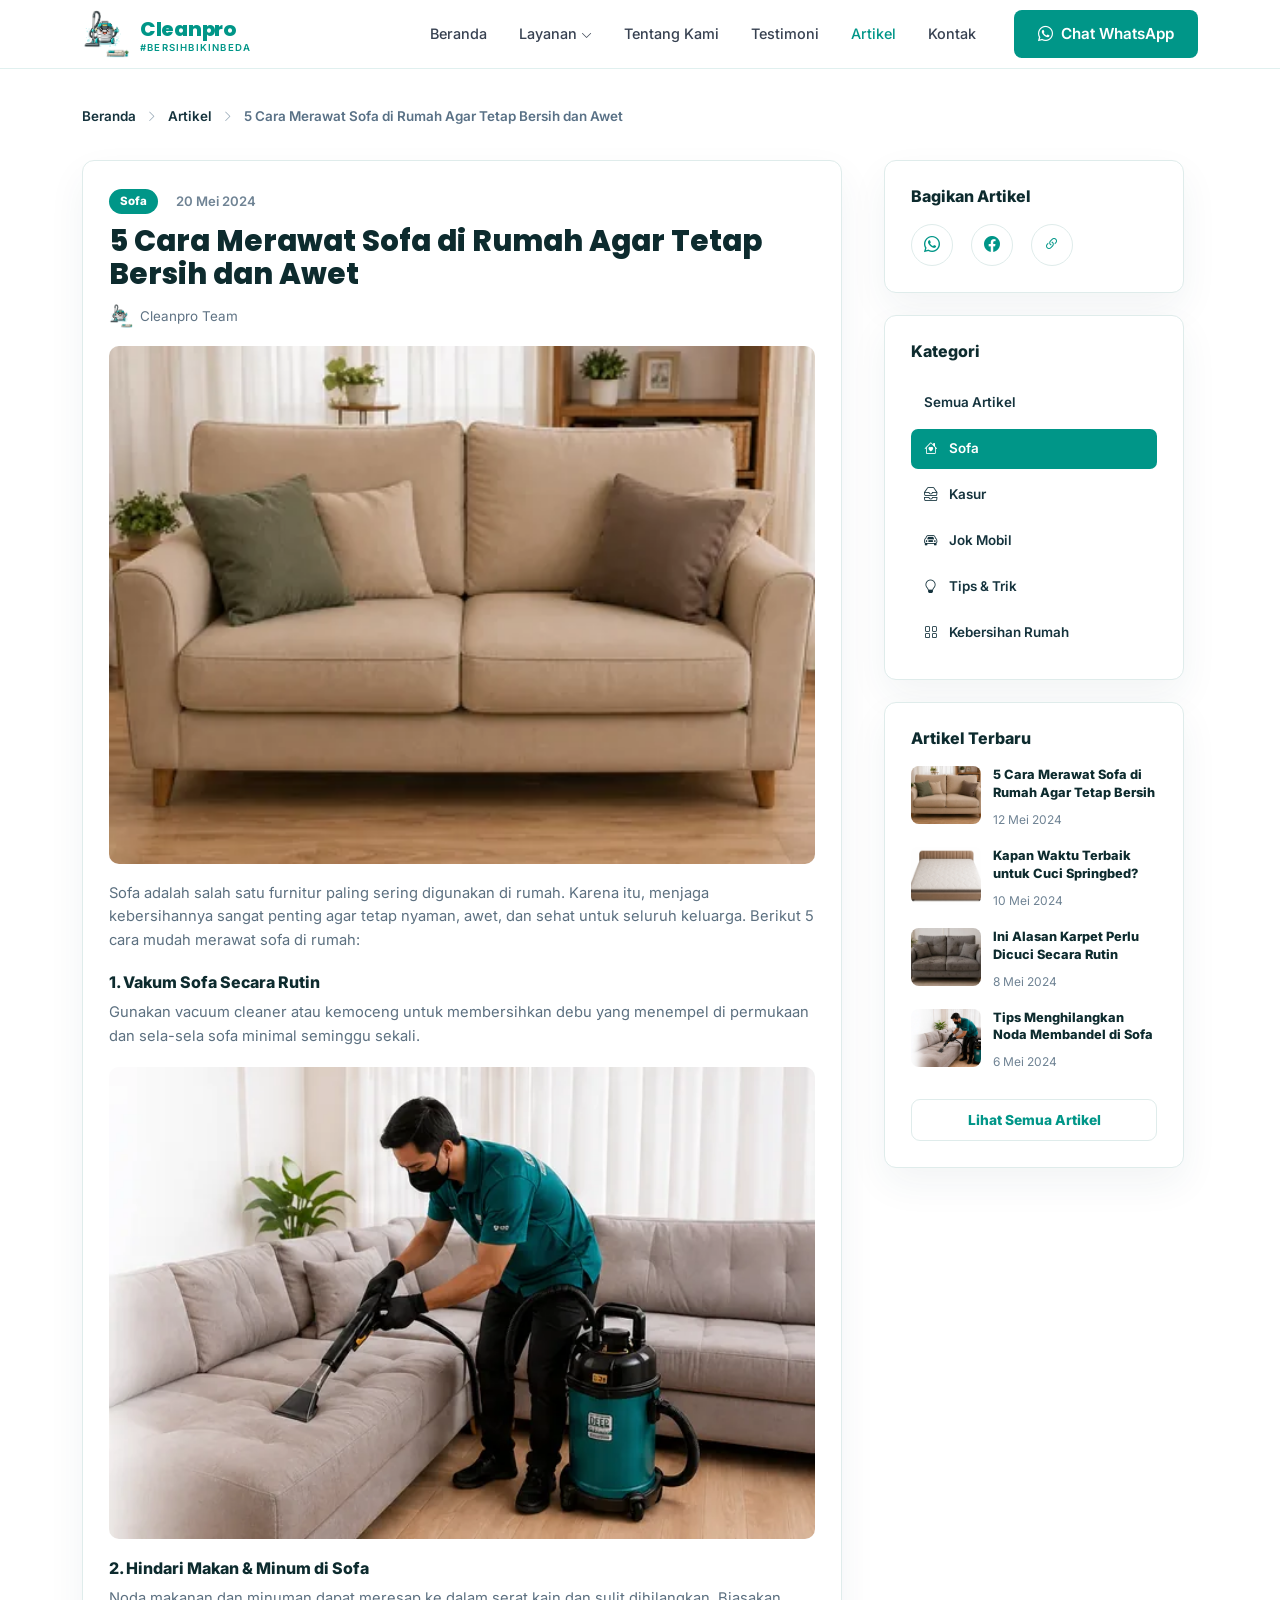
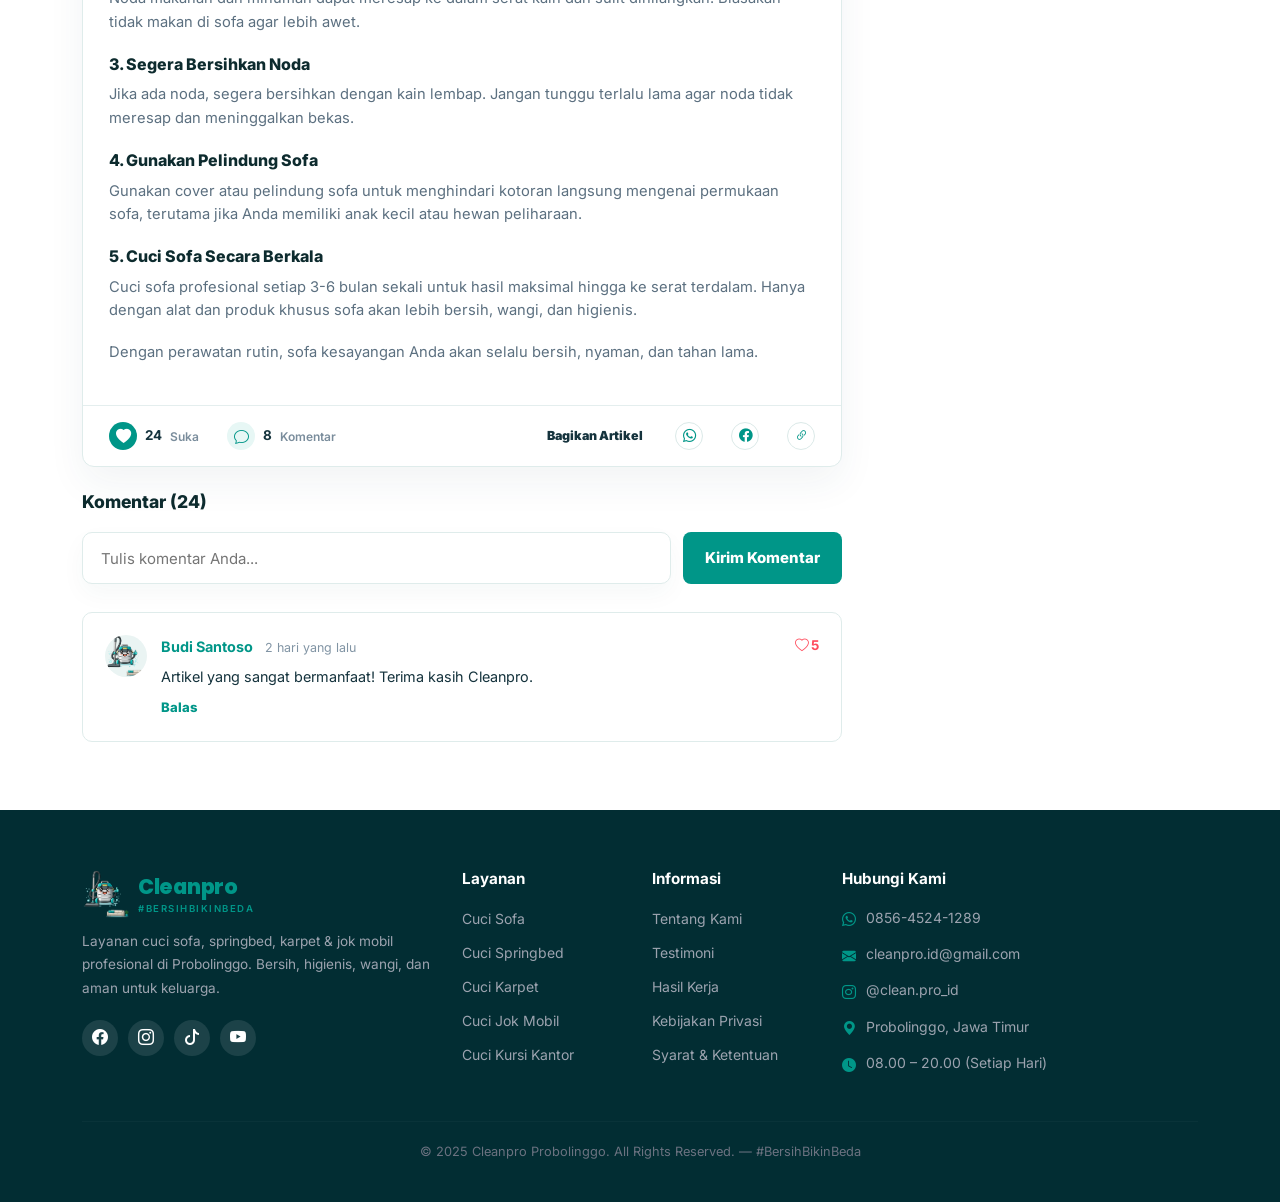
<file: artikel/artikel-1.html>
<!doctype html>
<html lang="id">
  <head>
    <meta charset="UTF-8" />
    <meta name="viewport" content="width=device-width, initial-scale=1.0" />
    <meta
      name="description"
      content="Panduan Cleanpro tentang 5 cara merawat sofa agar tetap bersih, awet, nyaman, dan sehat untuk keluarga."
    />
    <meta
      name="keywords"
      content="cara merawat sofa, tips membersihkan sofa, cuci sofa probolinggo, cleanpro artikel"
    />
    <meta name="robots" content="index, follow" />
    <link
      rel="canonical"
      href="https://cucisofaprobolinggo.vercel.app/artikel/artikel-1.html"
    />
    <meta name="author" content="Cleanpro" />
    <title>5 Cara Merawat Sofa Agar Tetap Bersih dan Awet - Cleanpro</title>

    <meta property="og:type" content="article" />
    <meta
      property="og:url"
      content="https://cucisofaprobolinggo.vercel.app/artikel/artikel-1.html"
    />
    <meta
      property="og:title"
      content="5 Cara Merawat Sofa Agar Tetap Bersih dan Awet - Cleanpro"
    />
    <meta
      property="og:description"
      content="Sofa adalah salah satu furnitur paling sering digunakan di rumah. Berikut 5 cara mudah merawat sofa agar selalu bersih dan awet."
    />
    <meta
      property="og:image"
      content="https://cucisofaprobolinggo.vercel.app/assets/images/hero-section.webp"
    />

    <link
      rel="shortcut icon"
      href="../assets/images/logo-mascot.webp"
      type="image/x-icon"
    />
    <link rel="preconnect" href="https://fonts.googleapis.com" />
    <link rel="preconnect" href="https://fonts.gstatic.com" crossorigin />
    <link
      href="https://fonts.googleapis.com/css2?family=Inter:wght@400;500;600;700;800&family=Poppins:wght@700;800;900&display=swap"
      rel="stylesheet"
      media="print"
      onload="this.media = 'all'"
    />
    <!-- Preload Article Hero Image for LCP -->
    <link
      rel="preload"
      href="../assets/images/sofa-kain-bersih.webp"
      as="image"
      type="image/webp"
      fetchpriority="high"
    />
    <link rel="stylesheet" href="../assets/bootstrap/css/bootstrap.min.css" />
    <link
      rel="stylesheet"
      href="../assets/bootstrap-icons-1.13.1/bootstrap-icons.min.css"
      media="print"
      onload="this.media = 'all'"
    />
    <link rel="stylesheet" href="../assets/css/style.css" />
  </head>

  <body class="article-page article-detail-page">
    <nav class="site-navbar" aria-label="Main navigation">
      <div class="container">
        <div class="navbar-inner">
          <a href="/" class="brand">
            <div class="brand-logo-box" style="width: 48px; height: 48px">
              <img
                loading="eager"
                fetchpriority="high"
                src="../assets/images/logo-mascot.webp"
                width="48"
                height="48"
                alt="Cleanpro Logo"
              />
            </div>
            <div>
              <div class="brand-text-main">Cleanpro</div>
              <div class="brand-text-sub">#BersihBikinBeda</div>
            </div>
          </a>

          <ul class="nav-menu">
            <li><a href="/">Beranda</a></li>
            <li class="dropdown-parent">
              <a href="/#area"
                >Layanan
                <i class="bi bi-chevron-down" style="font-size: 0.7rem"></i
              ></a>
              <ul class="dropdown-menu-custom list-unstyled">
                <li><a href="/#area">Cuci Sofa</a></li>
                <li><a href="/#area">Cuci Springbed</a></li>
                <li><a href="/#area">Cuci Karpet</a></li>
                <li><a href="/#area">Cuci Jok Mobil</a></li>
              </ul>
            </li>
            <li><a href="/#mengapa-kami">Tentang Kami</a></li>
            <li><a href="/#testimoni">Testimoni</a></li>
            <li><a href="/artikel" class="active">Artikel</a></li>
            <li><a href="/#kontak">Kontak</a></li>
          </ul>

          <a
            href="https://wa.me/6285645241289"
            class="btn-teal d-none d-lg-inline-flex"
          >
            <i class="bi bi-whatsapp"></i> Chat WhatsApp
          </a>
          <button
            class="hamburger"
            id="hamburgerBtn"
            aria-label="Toggle navigation menu"
            aria-expanded="false"
          >
            <i class="bi bi-list"></i>
          </button>
        </div>
      </div>
    </nav>

    <main>
      <section class="article-detail-wrap">
        <div class="container">
          <nav class="article-breadcrumb" aria-label="Breadcrumb">
            <a href="/">Beranda</a>
            <i class="bi bi-chevron-right"></i>
            <a href="/artikel">Artikel</a>
            <i class="bi bi-chevron-right"></i>
            <span>5 Cara Merawat Sofa di Rumah Agar Tetap Bersih dan Awet</span>
          </nav>

          <div class="article-detail-layout">
            <article class="article-detail-card">
              <div class="article-detail-content">
                <div class="article-title-meta">
                  <span class="article-label">Sofa</span>
                  <time datetime="2024-05-20">20 Mei 2024</time>
                </div>
                <h1>5 Cara Merawat Sofa di Rumah Agar Tetap Bersih dan Awet</h1>

                <div class="article-author-row">
                  <span class="article-author">
                    <img
                      src="../assets/images/logo-mascot.webp"
                      width="24"
                      height="24"
                      loading="lazy"
                      decoding="async"
                      alt="Cleanpro Probolinggo"
                    />
                    Cleanpro Team
                  </span>
                </div>

                <img
                  class="article-hero-img"
                  src="../assets/images/sofa-kain-bersih.webp"
                  width="800"
                  height="450"
                  loading="eager"
                  fetchpriority="high"
                  alt="Sofa bersih dan awet di ruang keluarga"
                />

                <div class="article-body">
                  <p>
                    Sofa adalah salah satu furnitur paling sering digunakan di
                    rumah. Karena itu, menjaga kebersihannya sangat penting agar
                    tetap nyaman, awet, dan sehat untuk seluruh keluarga.
                    Berikut 5 cara mudah merawat sofa di rumah:
                  </p>

                  <h2>1. Vakum Sofa Secara Rutin</h2>
                  <p>
                    Gunakan vacuum cleaner atau kemoceng untuk membersihkan debu
                    yang menempel di permukaan dan sela-sela sofa minimal
                    seminggu sekali.
                  </p>

                  <img
                    class="article-inline-img"
                    src="../assets/images/hero-section-mobile.webp"
                    width="800"
                    height="450"
                    loading="lazy"
                    decoding="async"
                    alt="Proses membersihkan sofa menggunakan vacuum extractor"
                  />

                  <h2>2. Hindari Makan &amp; Minum di Sofa</h2>
                  <p>
                    Noda makanan dan minuman dapat meresap ke dalam serat kain
                    dan sulit dihilangkan. Biasakan tidak makan di sofa agar
                    lebih awet.
                  </p>

                  <h2>3. Segera Bersihkan Noda</h2>
                  <p>
                    Jika ada noda, segera bersihkan dengan kain lembap. Jangan
                    tunggu terlalu lama agar noda tidak meresap dan meninggalkan
                    bekas.
                  </p>

                  <h2>4. Gunakan Pelindung Sofa</h2>
                  <p>
                    Gunakan cover atau pelindung sofa untuk menghindari kotoran
                    langsung mengenai permukaan sofa, terutama jika Anda
                    memiliki anak kecil atau hewan peliharaan.
                  </p>

                  <h2>5. Cuci Sofa Secara Berkala</h2>
                  <p>
                    Cuci sofa profesional setiap 3-6 bulan sekali untuk hasil
                    maksimal hingga ke serat terdalam. Hanya dengan alat dan
                    produk khusus sofa akan lebih bersih, wangi, dan higienis.
                  </p>

                  <p>
                    Dengan perawatan rutin, sofa kesayangan Anda akan selalu
                    bersih, nyaman, dan tahan lama.
                  </p>
                </div>

                <div class="article-share-bar">
                  <div>
                    <span
                      ><i class="bi bi-heart-fill"></i> 24
                      <small>Suka</small></span
                    >
                    <span
                      ><i class="bi bi-chat"></i> 8
                      <small>Komentar</small></span
                    >
                  </div>
                  <div>
                    <strong>Bagikan Artikel</strong>
                    <a href="#" aria-label="Bagikan ke WhatsApp"
                      ><i class="bi bi-whatsapp"></i
                    ></a>
                    <a href="#" aria-label="Bagikan ke Facebook"
                      ><i class="bi bi-facebook"></i
                    ></a>
                    <a href="#" aria-label="Salin tautan"
                      ><i class="bi bi-link-45deg"></i
                    ></a>
                  </div>
                </div>
              </div>
            </article>

            <aside class="article-sidebar">
              <section
                class="d-lg-block d-none article-side-card article-share-widget"
              >
                <h2>Bagikan Artikel</h2>
                <div class="side-share-icons">
                  <a href="#" aria-label="Bagikan ke WhatsApp"
                    ><i class="bi bi-whatsapp"></i
                  ></a>
                  <a href="#" aria-label="Bagikan ke Facebook"
                    ><i class="bi bi-facebook"></i
                  ></a>
                  <a href="#" aria-label="Salin tautan"
                    ><i class="bi bi-link-45deg"></i
                  ></a>
                </div>
              </section>

              <section class="article-side-card">
                <h2>Kategori</h2>
                <nav
                  class="article-category-list"
                  aria-label="Kategori artikel"
                >
                  <a href="#">Semua Artikel</a>
                  <a href="#" class="active"
                    ><i class="bi bi-house-heart"></i> Sofa</a
                  >
                  <a href="#"><i class="bi bi-inboxes"></i> Kasur</a>
                  <a href="#"><i class="bi bi-car-front"></i> Jok Mobil</a>
                  <a href="#"
                    ><i class="bi bi-lightbulb"></i> Tips &amp; Trik</a
                  >
                  <a href="#"><i class="bi bi-grid"></i> Kebersihan Rumah</a>
                </nav>
              </section>

              <section class="article-side-card">
                <div class="side-title-row">
                  <h2>Artikel Terbaru</h2>
                </div>
                <a href="/artikel/artikel-1" class="side-article">
                  <img
                    src="../assets/images/sofa-kain-bersih.webp"
                    width="76"
                    height="60"
                    loading="lazy"
                    decoding="async"
                    alt="Sofa bersih"
                  />
                  <span>
                    <strong
                      >5 Cara Merawat Sofa di Rumah Agar Tetap Bersih</strong
                    >
                    <small>12 Mei 2024</small>
                  </span>
                </a>
                <a href="/artikel/artikel-1" class="side-article">
                  <img
                    src="../assets/images/kasur.webp"
                    width="76"
                    height="60"
                    loading="lazy"
                    decoding="async"
                    alt="Springbed bersih"
                  />
                  <span>
                    <strong>Kapan Waktu Terbaik untuk Cuci Springbed?</strong>
                    <small>10 Mei 2024</small>
                  </span>
                </a>
                <a href="/artikel/artikel-1" class="side-article">
                  <img
                    src="../assets/images/sofa-kotor.webp"
                    width="76"
                    height="60"
                    loading="lazy"
                    decoding="async"
                    alt="Karpet dan sofa perlu dicuci"
                  />
                  <span>
                    <strong>Ini Alasan Karpet Perlu Dicuci Secara Rutin</strong>
                    <small>8 Mei 2024</small>
                  </span>
                </a>
                <a href="/artikel/artikel-1" class="side-article">
                  <img
                    src="../assets/images/hero-section.webp"
                    width="76"
                    height="60"
                    loading="lazy"
                    decoding="async"
                    alt="Membersihkan noda sofa"
                  />
                  <span>
                    <strong>Tips Menghilangkan Noda Membandel di Sofa</strong>
                    <small>6 Mei 2024</small>
                  </span>
                </a>
                <a href="/artikel" class="side-more-link"
                  >Lihat Semua Artikel</a
                >
              </section>
            </aside>
          </div>

          <section class="article-comments">
            <h2>Komentar (24)</h2>
            <form class="comment-form">
              <input
                type="text"
                placeholder="Tulis komentar Anda..."
                aria-label="Tulis komentar Anda"
              />
              <button type="submit">Kirim Komentar</button>
            </form>

            <div class="comment-item">
              <img
                src="../assets/images/logo-mascot.webp"
                width="40"
                height="40"
                loading="lazy"
                decoding="async"
                alt="Avatar Budi Santoso"
              />
              <div>
                <p>
                  <strong>Budi Santoso</strong> <span>2 hari yang lalu</span>
                </p>
                <p>Artikel yang sangat bermanfaat! Terima kasih Cleanpro.</p>
                <a href="#">Balas</a>
              </div>
              <span class="comment-like"><i class="bi bi-heart"></i> 5</span>
            </div>
          </section>
        </div>
      </section>
    </main>

    <footer class="site-footer" id="kontak">
      <div class="container">
        <div class="row g-4">
          <div class="col-lg-4 col-md-6">
            <div class="d-flex align-items-center gap-2 mb-2">
              <div class="brand-logo-box" style="width: 48px; height: 48px">
                <img
                  loading="lazy"
                  src="../assets/images/logo-mascot.webp"
                  width="48"
                  height="48"
                  alt="Cleanpro Logo"
                />
              </div>
              <div>
                <div
                  class="brand-text-main"
                  style="
                    font-family: &quot;Poppins&quot;, sans-serif;
                    font-size: 1.3rem;
                    color: #009688;
                  "
                >
                  Cleanpro
                </div>
                <div
                  style="
                    color: #009688;
                    font-size: 0.6rem;
                    letter-spacing: 1.5px;
                    font-weight: 600;
                  "
                >
                  #BERSIHBIKINBEDA
                </div>
              </div>
            </div>
            <p class="footer-brand-text">
              Layanan cuci sofa, springbed, karpet &amp; jok mobil profesional
              di Probolinggo. Bersih, higienis, wangi, dan aman untuk keluarga.
            </p>
            <div class="footer-socials">
              <a href="#" class="social-btn" aria-label="Facebook"
                ><i class="bi bi-facebook"></i
              ></a>
              <a
                href="https://www.instagram.com/clean.pro_id"
                target="_blank"
                class="social-btn"
                aria-label="Instagram"
                ><i class="bi bi-instagram"></i
              ></a>
              <a href="#" class="social-btn" aria-label="TikTok"
                ><i class="bi bi-tiktok"></i
              ></a>
              <a href="#" class="social-btn" aria-label="YouTube"
                ><i class="bi bi-youtube"></i
              ></a>
            </div>
          </div>

          <div class="col-lg-2 col-md-6">
            <h5>Layanan</h5>
            <ul class="footer-links">
              <li><a href="/#area">Cuci Sofa</a></li>
              <li><a href="/#area">Cuci Springbed</a></li>
              <li><a href="/#area">Cuci Karpet</a></li>
              <li><a href="/#area">Cuci Jok Mobil</a></li>
              <li><a href="/#area">Cuci Kursi Kantor</a></li>
            </ul>
          </div>

          <div class="col-lg-2 col-md-6">
            <h5>Informasi</h5>
            <ul class="footer-links">
              <li><a href="/#mengapa-kami">Tentang Kami</a></li>
              <li><a href="/#testimoni">Testimoni</a></li>
              <li><a href="/#hasil">Hasil Kerja</a></li>
              <li><a href="#">Kebijakan Privasi</a></li>
              <li><a href="#">Syarat &amp; Ketentuan</a></li>
            </ul>
          </div>

          <div class="col-lg-4 col-md-6">
            <h5>Hubungi Kami</h5>
            <ul class="footer-links footer-contact list-unstyled">
              <li>
                <i class="bi bi-whatsapp"></i>
                <a href="https://wa.me/6285645241289" style="color: #9ca3af"
                  >0856-4524-1289</a
                >
              </li>
              <li><i class="bi bi-envelope-fill"></i> cleanpro.id@gmail.com</li>
              <li><i class="bi bi-instagram"></i> @clean.pro_id</li>
              <li>
                <i class="bi bi-geo-alt-fill"></i> Probolinggo, Jawa Timur
              </li>
              <li>
                <i class="bi bi-clock-fill"></i> 08.00 &ndash; 20.00 (Setiap
                Hari)
              </li>
            </ul>
          </div>
        </div>

        <hr class="footer-divider" />
        <p class="footer-copy">
          &copy; 2025 Cleanpro Probolinggo. All Rights Reserved. &mdash;
          #BersihBikinBeda
        </p>
      </div>
    </footer>

    <script src="../assets/js/main.js" defer></script>
  </body>
</html>
</file>
<file: assets/css/style.css>
/* Google Fonts loaded via <link> in HTML head for performance */

/* ==============================
   ROOT VARIABLES — Cleanpro Brand
   ============================== */
:root {
  --teal: #009688;
  /* Material Teal 500 — blend hijau + cyan */
  --teal-dark: #00796b;
  /* Material Teal 700 — hover/dark */
  --teal-deeper: #004d40;
  /* Material Teal 900 — footer */
  --teal-light: #e0f2f1;
  /* Material Teal 50 — light bg */
  --teal-xlight: #f5fffe;
  /* Extra light teal */
  --accent-yellow: #fdd835;
  /* Kuning dari logo Cleanpro */
  --text-dark: #0d2b2e;
  --text-body: #374151;
  --text-muted: #6b7280;
  --border-color: #e0f0ef;
  --bg-gray: #f4faf9;
  --white: #ffffff;
}

/* ==============================
   BASE
   ============================== */
*,
*::before,
*::after {
  box-sizing: border-box;
}

html {
  scroll-behavior: smooth;
}

body {
  font-family: "Inter", sans-serif;
  color: var(--text-body);
  background: var(--white);
  font-size: 15px;
  line-height: 1.6;
  /* offset for fixed navbar */
  padding-top: 68px;
}

img {
  max-width: 100%;
  height: auto;
}

a {
  text-decoration: none;
}

/* ==============================
   UTILITY
   ============================== */
.text-teal {
  color: var(--teal) !important;
}

.bg-teal {
  background-color: var(--teal) !important;
}

.fw-800 {
  font-weight: 800;
}

/* ==============================
   BUTTONS
   ============================== */
.btn-teal {
  display: inline-flex;
  align-items: center;
  gap: 8px;
  background-color: var(--teal);
  color: #fff;
  font-weight: 600;
  font-size: 0.95rem;
  padding: 12px 24px;
  border-radius: 8px;
  border: none;
  cursor: pointer;
  transition:
    background 0.25s,
    transform 0.2s;
  white-space: nowrap;
}

.btn-teal:hover {
  background-color: var(--teal-dark);
  color: #fff;
  transform: translateY(-1px);
}

.btn-teal-outline {
  display: inline-flex;
  align-items: center;
  gap: 8px;
  background: transparent;
  color: var(--teal);
  font-weight: 600;
  font-size: 0.9rem;
  padding: 10px 20px;
  border-radius: 8px;
  border: 2px solid var(--teal);
  cursor: pointer;
  transition: all 0.25s;
  white-space: nowrap;
}

.btn-teal-outline:hover {
  background: var(--teal);
  color: #fff;
}

.btn-white {
  display: inline-flex;
  align-items: center;
  gap: 8px;
  background: #fff;
  color: var(--teal);
  font-weight: 600;
  font-size: 0.95rem;
  padding: 12px 28px;
  border-radius: 8px;
  border: none;
  cursor: pointer;
  transition: all 0.25s;
  white-space: nowrap;
}

.btn-white:hover {
  background: #f0faf9;
  color: var(--teal-dark);
}

/* ==============================
   NAVBAR
   ============================== */
.site-navbar {
  background: #fff;
  border-bottom: 1px solid var(--border-color);
  position: fixed;
  top: 0;
  left: 0;
  right: 0;
  z-index: 1000;
  padding: 0;
  /* Smooth autohide transition */
  transform: translateY(0);
  transition:
    transform 0.35s cubic-bezier(0.4, 0, 0.2, 1),
    box-shadow 0.35s ease;
}

/* Scrolled state — adds shadow */
.site-navbar.scrolled {
  box-shadow: 0 2px 20px rgba(0, 0, 0, 0.08);
}

/* Hidden state — slides navbar above viewport */
.site-navbar.nav-hidden {
  transform: translateY(-100%);
}

.site-navbar.menu-open {
  transform: translateY(0);
  overflow: visible;
}

.navbar-inner {
  display: flex;
  align-items: center;
  justify-content: space-between;
  height: 68px;
  gap: 24px;
}

.brand {
  display: flex;
  align-items: center;
  gap: 10px;
  text-decoration: none;
}

.brand-logo-box {
  width: 42px;
  height: 42px;
  background: var(--teal);
  border-radius: 10px;
  display: flex;
  align-items: center;
  justify-content: center;
  color: #fff;
  font-size: 1.3rem;
  flex-shrink: 0;
}

.brand-text-main {
  font-weight: 800;
  font-size: 1.1rem;
  color: var(--text-dark);
  line-height: 1.4;
  letter-spacing: -0.3px;
}

.brand-text-sub {
  font-size: 0.65rem;
  font-weight: 600;
  letter-spacing: 1.5px;
  text-transform: uppercase;
  color: var(--teal);
  line-height: 1;
}

.nav-menu {
  display: flex;
  list-style: none;
  margin: 0;
  padding: 0;
  gap: 4px;
  flex: 1;
  justify-content: flex-end;
}

.nav-menu a {
  display: block;
  padding: 8px 14px;
  color: var(--text-body);
  font-weight: 500;
  font-size: 0.9rem;
  border-radius: 6px;
  transition: all 0.2s;
}

.nav-menu a:hover,
.nav-menu a.active {
  color: var(--teal);
  background: transparent;
}

.dropdown-parent {
  position: relative;
}

.dropdown-parent::after {
  content: "";
  position: absolute;
  top: 100%;
  left: 0;
  right: 0;
  height: 10px;
}

.dropdown-parent:hover .dropdown-menu-custom {
  display: block;
}

.dropdown-menu-custom {
  display: none;
  position: absolute;
  top: 100%;
  left: 0;
  background: #fff;
  border: 1px solid var(--border-color);
  border-radius: 10px;
  padding: 8px;
  min-width: 180px;
  box-shadow: 0 10px 30px rgba(0, 0, 0, 0.1);
  z-index: 100;
}

.dropdown-menu-custom a {
  border-radius: 6px;
  color: var(--text-body);
  font-size: 0.875rem;
}

.dropdown-menu-custom a:hover {
  background: var(--teal-xlight);
  color: var(--teal);
}

/* Hamburger (mobile) */
.hamburger {
  display: none;
  background: none;
  border: none;
  font-size: 1.5rem;
  cursor: pointer;
  color: var(--text-dark);
}

/* ==============================
   HERO SECTION
   ============================== */
.hero-section {
  padding: 0;
  background: #fff;
  overflow: hidden;
}

.hero-inner {
  display: flex;
  align-items: stretch;
  min-height: 520px;
}

/* Left column — plain white bg */
.hero-text-col {
  flex: 0 0 50%;
  background: #ffffff;
  display: flex;
  align-items: center;
  padding: 50px 0;
}

.hero-text-content {
  padding: 0 60px 0 max(28px, calc((100vw - 1200px) / 2 + 16px));
  max-width: 640px;
  width: 100%;
  /* Desktop: flex column agar order bisa dikontrol */
  display: flex;
  flex-direction: column;
}

/* Desktop order — normal */
.hero-top {
  order: 1;
  margin-bottom: 20px;
}

.hero-cta {
  order: 3;
}

.hero-features {
  order: 2;
  margin-bottom: 24px;
}

.hero-badge {
  display: inline-block;
  border: 1.5px solid var(--teal);
  color: var(--teal);
  font-size: 0.72rem;
  font-weight: 600;
  letter-spacing: 0.5px;
  text-transform: uppercase;
  padding: 5px 14px;
  border-radius: 50px;
  margin-bottom: 18px;
  background: #ffffff;
}

.hero-title {
  font-size: 2.5rem;
  font-weight: 800;
  line-height: 1.18;
  color: var(--text-dark);
  margin-bottom: 12px;
  letter-spacing: -0.5px;
}

.hero-subtitle {
  font-size: 1.05rem;
  font-weight: 600;
  color: var(--teal);
  margin-bottom: 12px;
}

.hero-desc {
  color: var(--text-muted);
  font-size: 0.93rem;
  line-height: 1.7;
  margin-bottom: 0;
  max-width: 440px;
}

/* Feature chips — stacked icon layout, desktop */
.hero-features {
  display: flex;
  flex-wrap: wrap;
  gap: 10px;
}

.feature-chip {
  display: flex;
  flex-direction: column;
  align-items: center;
  gap: 5px;
  background: #ffffff;
  /* border: 1px solid #e5e7eb; */
  border-radius: 10px;
  padding: 10px 12px;
  font-size: 0.73rem;
  font-weight: 500;
  color: var(--text-dark);
  text-align: center;
  min-width: 70px;
  flex: 1;
}

.feature-chip i {
  color: var(--teal);
  font-size: 1.2rem;
}

.feature-chip span {
  line-height: 1.3;
}

/* CTA block */
.hero-cta {
  display: flex;
  flex-direction: column;
  align-items: flex-start;
}

.hero-cta .btn-teal {
  font-size: 1rem;
  padding: 14px 28px;
}

.hero-cta .cta-note {
  font-size: 0.8rem;
  color: var(--text-muted);
  margin-top: 10px;
  margin-bottom: 0;
}

.hero-cta .cta-note i {
  color: var(--teal);
  margin-right: 4px;
}

/* Price Slide Label Update */
.price-slide-label {
  display: inline-block;
  background: var(--teal);
  color: #fff;
  padding: 4px 12px;
  border-radius: 20px;
  font-size: 0.75rem;
  font-weight: 700;
  text-transform: uppercase;
}

/* Right column — image */
.hero-img-col {
  flex: 0 0 50%;
  position: relative;
  overflow: hidden;
}

/* Overlay gradient putih di tepi kiri gambar — melebur natural ke background */
.hero-img-col::before {
  content: "";
  position: absolute;
  top: 0;
  left: 0;
  width: 120px;
  height: 100%;
  background: linear-gradient(to right,
      #ffffff 0%,
      rgba(255, 255, 255, 0.6) 50%,
      transparent 100%);
  z-index: 2;
  pointer-events: none;
}

.hero-img-wrapper {
  position: relative;
  width: 100%;
  height: 100%;
  min-height: 480px;
}

.hero-img-wrapper picture {
  display: block;
  width: 100%;
  height: 100%;
}

.hero-img-wrapper img {
  width: 100%;
  height: 100%;
  object-fit: cover;
  object-position: 60%;
  display: block;
}

.badge-float {
  position: absolute;
  top: 28px;
  right: 28px;
  width: 96px;
  height: 96px;
  background: var(--teal);
  border-radius: 50%;
  display: flex;
  flex-direction: column;
  align-items: center;
  justify-content: center;
  color: #fff;
  text-align: center;
  box-shadow: 0 6px 24px rgba(0, 150, 136, 0.4);
}

.badge-float .pct {
  font-size: 1.4rem;
  font-weight: 800;
  line-height: 1;
}

.badge-float .lbl {
  font-size: 0.58rem;
  font-weight: 500;
  line-height: 1.35;
}

/* ==============================
   RESPONSIVE HERO — TABLET (≤991px)
   ============================== */
@media (max-width: 991.98px) {
  .hero-inner {
    flex-direction: column;
    min-height: auto;
  }

  /* Hapus pseudo seam di mobile */
  .hero-text-col::after {
    display: none;
  }

  .hero-text-col,
  .hero-img-col {
    flex: none;
    width: 100%;
  }

  .hero-text-col {
    padding: 0;
    background: #ffffff;
  }

  .hero-text-content {
    padding: 44px 24px 36px;
    max-width: 100%;
  }

  .hero-title {
    font-size: 2rem;
  }

  /* Mobile: reorder — top, CTA, chips, lalu image di bawah */
  .hero-top {
    order: 1;
  }

  .hero-cta {
    order: 2;
  }

  .hero-features {
    order: 3;
    margin-bottom: 0;
  }

  /* CTA full-width di mobile */
  .hero-cta {
    align-items: stretch;
    margin-bottom: 28px;
  }

  .hero-cta .btn-teal {
    display: flex;
    justify-content: center;
    width: 100%;
    font-size: 1rem;
    padding: 15px 20px;
    border-radius: 10px;
  }

  .hero-cta .cta-note {
    text-align: center;
  }

  /* Feature chips di mobile: 4 sejajar tanpa card/border, hanya ikon+teks */
  .hero-features {
    display: grid;
    grid-template-columns: repeat(4, 1fr);
    gap: 0;
    margin-bottom: 0;
  }

  .feature-chip {
    background: transparent;
    border: none;
    border-radius: 0;
    backdrop-filter: none;
    padding: 10px 6px;
    font-size: 0.72rem;
    min-width: 0;
    flex: unset;
    gap: 6px;
  }

  /* Gambar di mobile — full-width, tinggi natural, tanpa shadow & overlay */
  .hero-img-col {
    order: 10;
    box-shadow: none;
  }

  /* Sembunyikan overlay gradient di mobile */
  .hero-img-col::before {
    display: none;
  }

  .hero-img-wrapper {
    min-height: auto;
    height: auto;
  }

  .hero-img-wrapper picture,
  .hero-img-wrapper img {
    height: auto;
    width: 100%;
  }

  .hero-img-wrapper img {
    object-fit: unset;
    max-height: none;
    scale: 1.2;
  }

  /* Sembunyikan badge float di mobile */
  .badge-float {
    display: none;
  }
}

/* ==============================
   RESPONSIVE HERO — MOBILE (≤575px)
   ============================== */
@media (max-width: 575.98px) {
  .hero-text-content {
    padding: 36px 20px 28px;
  }

  .hero-title {
    font-size: 1.85rem;
    letter-spacing: -0.3px;
  }

  .hero-subtitle {
    font-size: 1rem;
  }

  .feature-chip {
    font-size: 0.68rem;
    padding: 8px 4px;
  }

  .feature-chip i {
    font-size: 1.1rem;
  }
}

/* ==============================
   SECTION BASE
   ============================== */
.section-pad {
  padding: 70px 0;
  contain: content;
}

.section-pad-sm {
  padding: 50px 0;
  contain: content;
}

.section-header {
  text-align: center;
  margin-bottom: 48px;
}

.section-title {
  font-size: 1.9rem;
  font-weight: 800;
  color: var(--text-dark);
  margin-bottom: 10px;
  letter-spacing: -0.3px;
}

.section-desc {
  color: var(--text-muted);
  font-size: 0.95rem;
  max-width: 520px;
  margin: 0 auto;
}

/* ==============================
   PROBLEMS SECTION
   ============================== */
.problems-section {
  background: var(--bg-gray);
}

/* Eyebrow label */
.section-eyebrow {
  display: inline-block;
  background: var(--teal-light);
  color: var(--teal);
  font-size: 0.72rem;
  font-weight: 700;
  letter-spacing: 1px;
  text-transform: uppercase;
  padding: 5px 16px;
  border-radius: 50px;
  margin-bottom: 14px;
}

.problem-card-new {
  background: #ffffff;
  border: 1px solid var(--border-color);
  border-radius: 12px;
  overflow: hidden;
  height: 100%;
  display: flex;
  flex-direction: column;
  transition:
    transform 0.25s,
    box-shadow 0.25s;
}

.problem-card-new:hover {
  transform: translateY(-5px);
  box-shadow: 0 10px 25px rgba(26, 122, 110, 0.08);
}

.problem-img-wrap {
  width: 100%;
}

.problem-img-wrap img {
  width: 100%;
  aspect-ratio: 4/3;
  object-fit: cover;
  display: block;
}

.problem-text-box {
  padding: 16px 12px;
  display: flex;
  align-items: center;
  justify-content: center;
  text-align: center;
  flex: 1;
}

.problem-text-box h6 {
  margin: 0;
  font-size: 0.85rem;
  font-weight: 600;
  color: var(--text-dark);
  line-height: 1.4;
}

/* Why-Us card */
.whyus-card {
  background: var(--teal);
  border-radius: 20px;
  padding: 28px 24px;
  color: #fff;
  height: 100%;
  box-shadow: 0 16px 40px rgba(0, 150, 136, 0.25);
}

/* Stats bar */
.whyus-stats {
  display: flex;
  gap: 12px;
  margin-bottom: 22px;
}

.whyus-stat {
  flex: 1;
  background: rgba(255, 255, 255, 0.12);
  border-radius: 12px;
  padding: 12px 10px;
  text-align: center;
}

.stat-num {
  display: block;
  font-size: 1.5rem;
  font-weight: 800;
  color: #fff;
  line-height: 1;
  margin-bottom: 4px;
}

.stat-lbl {
  font-size: 0.68rem;
  color: rgba(255, 255, 255, 0.75);
  font-weight: 500;
}

.whyus-card h4 {
  font-size: 1.1rem;
  font-weight: 700;
  color: #fff;
  margin-bottom: 16px;
}

.whyus-list {
  list-style: none;
  margin: 0;
  padding: 0;
}

.whyus-list li {
  display: flex;
  align-items: flex-start;
  gap: 10px;
  font-size: 0.85rem;
  line-height: 1.5;
  margin-bottom: 10px;
  color: rgba(255, 255, 255, 0.9);
}

.whyus-list li i {
  margin-top: 3px;
  flex-shrink: 0;
  font-size: 0.9rem;
  color: #7de8d8;
}

.whyus-cta {
  margin-top: 20px;
  background: rgba(255, 255, 255, 0.15);
  border: 1.5px solid rgba(255, 255, 255, 0.4);
  color: #fff;
  width: 100%;
  padding: 12px 20px;
  border-radius: 10px;
  font-weight: 600;
  font-size: 0.88rem;
  cursor: pointer;
  display: flex;
  align-items: center;
  justify-content: center;
  gap: 8px;
  transition: background 0.2s;
  text-decoration: none;
}

.whyus-cta:hover {
  background: rgba(255, 255, 255, 0.25);
  color: #fff;
}

/* ==============================
   SOLUTIONS SECTION
   ============================== */
.solutions-section {
  background: #fff;
}

.solutions-grid {
  display: grid;
  grid-template-columns: repeat(5, 1fr);
  gap: 0;
  /* border: 1px solid var(--border-color); */
  border-radius: 20px;
  overflow: hidden;
  margin-top: 0;
}

.solution-item {
  text-align: center;
  padding: 36px 20px;
  /* border-right: 1px solid var(--border-color); */
  transition:
    background 0.25s,
    transform 0.25s;
  position: relative;
}

.solution-item:last-child {
  border-right: none;
}

.solution-item:hover {
  background: var(--teal-xlight);
}

.solution-item:hover .solution-icon {
  background: var(--teal);
  color: #fff;
  transform: translateY(-4px) scale(1.05);
}

.solution-icon {
  width: 68px;
  height: 68px;
  background: var(--teal-light);
  border-radius: 16px;
  display: flex;
  align-items: center;
  justify-content: center;
  margin: 0 auto 16px;
  font-size: 1.7rem;
  color: var(--teal);
  transition:
    background 0.25s,
    color 0.25s,
    transform 0.25s;
}

.solution-item h6 {
  font-size: 0.85rem;
  font-weight: 700;
  color: var(--text-dark);
  margin: 0 0 6px;
  line-height: 1.4;
}

.solution-item p {
  font-size: 0.75rem;
  color: var(--text-muted);
  margin: 0;
  line-height: 1.5;
}

@media (max-width: 991.98px) {
  .solutions-grid {
    grid-template-columns: repeat(3, 1fr);
    border-radius: 16px;
  }

  .solution-item:nth-child(3) {
    border-right: none;
  }

  .solution-item:nth-child(4),
  .solution-item:nth-child(5) {
    /* border-top: 1px solid var(--border-color); */
  }
}

@media (max-width: 575.98px) {
  .solutions-grid {
    grid-template-columns: repeat(2, 1fr);
  }

  .solution-item {
    padding: 24px 16px;
  }

  .solution-item:nth-child(2n) {
    border-right: none;
  }

  .solution-item:nth-child(3) {
    /* border-right: 1px solid var(--border-color);
    border-top: 1px solid var(--border-color); */
  }

  .solution-item:nth-child(4),
  .solution-item:nth-child(5) {
    /* border-top: 1px solid var(--border-color); */
  }

  .solution-item:nth-child(5) {
    grid-column: span 2;
    border-right: none;
  }
}

/* ==============================
   BEFORE-AFTER SECTION
   ============================== */
.results-section {
  background: var(--bg-gray);
}

.ba-card {
  border-radius: 14px;
  overflow: hidden;
  box-shadow: 0 4px 14px rgba(0, 0, 0, 0.07);
  background: #fff;
}

.ba-img-wrap {
  position: relative;
  height: 230px;
}

.ba-img-wrap img {
  width: 100%;
  height: 100%;
  object-fit: cover;
}

.ba-overlay {
  position: absolute;
  inset: 0;
  display: flex;
  align-items: flex-start;
  justify-content: space-between;
  padding: 12px;
}

.ba-tag {
  font-size: 0.72rem;
  font-weight: 700;
  padding: 4px 12px;
  border-radius: 20px;
  letter-spacing: 0.3px;
}

.ba-tag.before {
  background: #4b5563;
  color: #fff;
}

.ba-tag.after {
  background: var(--teal);
  color: #fff;
}

.ba-card-body {
  padding: 14px 16px;
  text-align: center;
}

.ba-card-body h6 {
  font-weight: 700;
  font-size: 0.9rem;
  color: var(--text-dark);
  margin: 0;
}

/* ==============================
   AREA & PRICE SECTION
   ============================== */
.areaprice-section {
  background: #fff;
}

.area-block h4,
.price-block h4 {
  font-size: 1.25rem;
  font-weight: 700;
  color: var(--text-dark);
  margin-bottom: 6px;
}

.area-block .sub,
.price-block .sub {
  font-size: 0.88rem;
  color: var(--text-muted);
  margin-bottom: 20px;
}

.area-tags {
  display: flex;
  flex-wrap: wrap;
  gap: 10px;
}

.area-tag {
  display: inline-flex;
  align-items: center;
  gap: 6px;
  border: 1.5px solid var(--border-color);
  border-radius: 50px;
  padding: 7px 16px;
  font-size: 0.82rem;
  font-weight: 500;
  color: var(--text-dark);
  background: #fff;
  transition: all 0.2s;
}

.area-tag i {
  color: var(--teal);
  font-size: 0.85rem;
}

.area-tag:hover {
  border-color: var(--teal);
  color: var(--teal);
}

/* Price card */
.price-card {
  background: #fff;
  border: none;
  border-radius: 20px;
  padding: 28px 28px 20px;
  box-shadow:
    0 8px 32px rgba(0, 150, 136, 0.1),
    0 1px 4px rgba(0, 0, 0, 0.04);
  position: relative;
  overflow: hidden;
}

/* Teal accent top bar */
.price-card::before {
  content: "";
  position: absolute;
  top: 0;
  left: 0;
  right: 0;
  height: 4px;
  background: var(--teal);
  border-radius: 20px 20px 0 0;
}

.price-from {
  font-size: 0.85rem;
  color: var(--text-muted);
  margin-bottom: 4px;
}

.price-amount {
  font-size: 2.4rem;
  font-weight: 800;
  color: var(--teal);
  line-height: 1.1;
}

.price-per {
  font-size: 0.9rem;
  color: var(--text-muted);
  margin-left: 6px;
}

.price-benefits {
  list-style: none;
  margin: 20px 0 0;
  padding: 0;
}

.price-benefits li {
  display: flex;
  align-items: center;
  gap: 10px;
  font-size: 0.88rem;
  color: var(--text-body);
  margin-bottom: 10px;
}

.price-benefits li i {
  color: var(--teal);
  font-size: 1rem;
}

/* ==============================
   TESTIMONIALS & ARTICLES SECTION
   ============================== */
.testi-art-section {
  background: var(--bg-gray);
}

.testi-card {
  background: #fff;
  border-radius: 16px;
  padding: 28px;
  border: none;
  box-shadow: 0 4px 20px rgba(0, 0, 0, 0.06);
  height: 100%;
  display: flex;
  flex-direction: column;
  justify-content: space-between;
  min-height: 180px;
}

.testi-stars {
  color: #f59e0b;
  font-size: 1rem;
  margin-bottom: 12px;
}

.testi-text {
  font-size: 0.88rem;
  color: var(--text-body);
  font-style: italic;
  line-height: 1.65;
  margin-bottom: 14px;
}

.testi-author {
  font-size: 0.85rem;
  font-weight: 700;
  color: var(--text-dark);
}

/* Articles */
.art-item {
  display: flex;
  align-items: flex-start;
  gap: 14px;
  padding: 14px 0;
  border-bottom: 1px solid var(--border-color);
}

.art-item:last-child {
  border-bottom: none;
}

.art-thumb {
  width: 76px;
  height: 60px;
  border-radius: 10px;
  object-fit: cover;
  flex-shrink: 0;
}

.art-item h6 {
  font-size: 0.875rem;
  font-weight: 600;
  color: var(--text-dark);
  margin-bottom: 6px;
  line-height: 1.4;
}

.art-item a.read-more {
  font-size: 0.78rem;
  font-weight: 600;
  color: var(--teal);
}

/* ==============================
   PRE-FOOTER CTA BANNER
   ============================== */
.cta-banner {
  background: var(--teal);
  padding: 56px 0;
  position: relative;
  overflow: hidden;
}

.cta-banner::before {
  content: "";
  position: absolute;
  top: -60px;
  right: -60px;
  width: 260px;
  height: 260px;
  border-radius: 50%;
  background: rgba(255, 255, 255, 0.06);
  pointer-events: none;
}

.cta-banner::after {
  content: "";
  position: absolute;
  bottom: -80px;
  left: -40px;
  width: 200px;
  height: 200px;
  border-radius: 50%;
  background: rgba(0, 0, 0, 0.06);
  pointer-events: none;
}

.cta-banner h3 {
  font-size: 1.8rem;
  font-weight: 800;
  color: #fff;
  margin-bottom: 8px;
  font-family: "Poppins", sans-serif;
}

.cta-banner p {
  color: rgba(255, 255, 255, 0.88);
  font-size: 1rem;
  margin: 0;
}

/* ==============================
   CLEANPRO — PRICE CAROUSEL
   ============================== */
.price-carousel-wrap {
  overflow: hidden;
  border-radius: 20px;
  position: relative;
}

.price-carousel {
  display: flex;
  transition: transform 0.45s cubic-bezier(0.4, 0, 0.2, 1);
}

.price-slide {
  flex: 0 0 100%;
  max-width: 100%;
  box-sizing: border-box;
  /* reset margin so carousel looks flush */
  margin: 0 !important;
  border-radius: 20px;
}

.price-slide-img {
  width: 150px;
  height: 150px;
  object-fit: contain;
  flex-shrink: 0;
  border-radius: 8px;
  margin-bottom: -12px;
  margin-right: -12px;
}

@media (max-width: 575.98px) {
  .price-slide-inner {
    flex-direction: column !important;
    align-items: flex-start !important;
    gap: 20px;
  }

  .price-slide-img {
    width: calc(100% + 48px);
    /* Bleed into padding (24px each side) */
    height: 180px;
    margin: 0 -24px -24px -24px;
    border-radius: 0;
  }
}

/* Service label badge — bold teal chip */
.price-slide-label {
  display: inline-flex;
  align-items: center;
  gap: 6px;
  background: var(--teal);
  color: #fff;
  font-size: 0.78rem;
  font-weight: 700;
  padding: 5px 14px;
  border-radius: 20px;
  margin-bottom: 16px;
  letter-spacing: 0.3px;
  box-shadow: 0 2px 8px rgba(0, 150, 136, 0.3);
}

/* Dot navigation */
.price-carousel-dots {
  display: flex;
  gap: 6px;
  align-items: center;
}

.pdot {
  width: 8px;
  height: 8px;
  border-radius: 50%;
  background: var(--border-color);
  cursor: pointer;
  transition:
    background 0.3s,
    width 0.3s;
  display: inline-block;
}

.pdot.active {
  background: var(--teal);
  width: 22px;
  border-radius: 4px;
}

/* ==============================
   CLEANPRO — TESTI CAROUSEL
   ============================== */
.testi-carousel-wrap {
  overflow: hidden;
  padding: 24px 0;
  /* allows top/bottom shadow to show */
  margin: -24px 0;
  /* compensate for padding */
}

.testi-carousel {
  display: flex;
  transition: transform 0.45s cubic-bezier(0.4, 0, 0.2, 1);
}

.testi-slide {
  flex: 0 0 100%;
  max-width: 100%;
  box-sizing: border-box;
  padding: 0 8px;
  /* Adds breathing room so cards don't look cut off */
}

/* Quote icon */
.testi-quote {
  font-size: 2rem;
  color: var(--teal-light);
  line-height: 1;
  margin-bottom: 8px;
}

.testi-quote i {
  color: var(--teal);
  opacity: 0.3;
}

/* Testi dots */
.testi-carousel-dots {
  display: flex;
  gap: 6px;
  align-items: center;
}

.tdot {
  width: 8px;
  height: 8px;
  border-radius: 50%;
  background: var(--border-color);
  cursor: pointer;
  transition:
    background 0.3s,
    width 0.3s;
  display: inline-block;
}

.tdot.active {
  background: var(--teal);
  width: 22px;
  border-radius: 4px;
}

/* ==============================
   FOOTER
   ============================== */
.site-footer {
  background: #022d33;
  color: #9ca3af;
  padding: 60px 0 24px;
}

.site-footer h5 {
  color: #fff;
  font-size: 0.95rem;
  font-weight: 700;
  margin-bottom: 18px;
}

.footer-brand-text {
  font-size: 0.85rem;
  color: #9ca3af;
  line-height: 1.7;
  margin-top: 12px;
}

.footer-links {
  list-style: none;
  margin: 0;
  padding: 0;
}

.footer-links li {
  margin-bottom: 10px;
}

.footer-links a {
  color: #9ca3af;
  font-size: 0.875rem;
  transition: color 0.2s;
}

.footer-links a:hover {
  color: #fff;
}

.footer-contact li {
  display: flex;
  align-items: flex-start;
  gap: 10px;
  font-size: 0.875rem;
  margin-bottom: 12px;
  color: #9ca3af;
}

.footer-contact li i {
  color: var(--teal);
  margin-top: 2px;
  flex-shrink: 0;
}

.footer-socials {
  display: flex;
  gap: 10px;
  margin-top: 20px;
}

.social-btn {
  width: 36px;
  height: 36px;
  border-radius: 50%;
  background: rgba(255, 255, 255, 0.1);
  color: #fff;
  display: flex;
  align-items: center;
  justify-content: center;
  font-size: 1rem;
  transition: background 0.2s;
  text-decoration: none;
}

.social-btn:hover {
  background: var(--teal);
  color: #fff;
}

.footer-divider {
  border-color: rgba(255, 255, 255, 0.1);
  margin: 32px 0 20px;
}

.footer-copy {
  font-size: 0.8rem;
  color: #6b7280;
  text-align: center;
}

/* ==============================
   RESPONSIVE
   ============================== */
@media (max-width: 991.98px) {
  .nav-menu {
    display: none;
  }

  .nav-menu.is-open {
    position: fixed;
    top: 68px;
    left: 0;
    right: 0;
    z-index: 2000;
    display: flex;
    flex-direction: column;
    align-items: stretch;
    justify-content: flex-start;
    gap: 8px;
    max-height: calc(100vh - 68px);
    overflow-y: auto;
    padding: 18px 24px 20px;
    background: #fff;
    border-bottom: 1px solid #e5e7eb;
    box-shadow: 0 18px 40px rgba(13, 43, 46, 0.12);
    pointer-events: auto;
  }

  .nav-menu.is-open a {
    padding: 12px 14px;
    font-size: 1rem;
  }

  .nav-menu.is-open .dropdown-menu-custom {
    position: static;
    display: block;
    min-width: 0;
    margin: 0 0 4px 18px;
    padding: 0 0 0 14px;
    border: 0;
    border-left: 2px solid var(--teal-light);
    border-radius: 0;
    box-shadow: none;
  }

  .nav-menu.is-open .dropdown-menu-custom a {
    padding: 9px 12px;
    font-size: 0.93rem;
    color: var(--text-muted);
  }

  .nav-menu.is-open .dropdown-parent::after {
    display: none;
  }

  .hamburger {
    display: block;
    position: relative;
    z-index: 2100;
  }

  .hero-title {
    font-size: 2rem;
  }

  /* .hero-img-wrapper {
    height: 340px;
  } */
}

@media (max-width: 767.98px) {
  .section-pad {
    padding: 50px 0;
  }

  .hero-section {
    padding: 40px 0;
  }

  .hero-title {
    font-size: 1.75rem;
  }

  .hero-img-wrapper {
    /* height: 260px; */
    margin-top: 32px;
  }

  .section-title {
    font-size: 1.5rem;
  }

  .price-card {
    padding: 24px;
  }
}

/* ==============================
   MOBILE OVERFLOW FIX
   ============================== */
/* Prevent any horizontal overflow from leaking out */
main,
footer,
body {
  overflow-x: clip;
}

.site-navbar {
  overflow: visible;
}

/* Ensure all sections contain their children */
.section-pad,
.hero-section,
.cta-banner {
  overflow-x: clip;
}

@media (max-width: 575.98px) {

  /* Reduce large gaps that cause overflow */
  .d-flex.gap-5 {
    gap: 2rem !important;
  }

  /* Shrink price amount on very small screens */
  .price-amount {
    font-size: 1.8rem;
  }

  /* Shrink CTA banner text */
  .cta-banner h3 {
    font-size: 1.3rem;
  }

  .cta-banner p {
    font-size: 0.88rem;
  }

  /* Keep btn-white from being too wide */
  .btn-white {
    padding: 10px 18px;
    font-size: 0.85rem;
  }

  /* Whyus section cards smaller padding */
  .whyus-section .bg-white.p-4 {
    padding: 1rem !important;
  }

  /* Section title smaller */
  .section-title {
    font-size: 1.35rem;
  }

  /* Section desc */
  .section-desc {
    font-size: 0.85rem;
  }

  /* Reduce solutions grid padding */
  .solution-item {
    padding: 20px 10px;
  }

  .solution-icon {
    width: 52px;
    height: 52px;
    font-size: 1.3rem;
  }

  /* Area tags smaller */
  .area-tag {
    padding: 5px 10px;
    font-size: 0.75rem;
  }
}

@media (max-width: 350px) {
  .hero-badge {
    font-size: 0.62rem;
  }
}

/* ==============================
   CLEANPRO — LOGO BRAND
   ============================== */
.brand-logo-box {
  background: transparent !important;
  border-radius: 0 !important;
  overflow: visible;
}

.brand-logo-box img {
  width: 100%;
  height: 100%;
  object-fit: contain;
}

/* Brand text — solid teal, no gradient */
.brand-text-main {
  font-family: "Poppins", sans-serif;
  font-size: 1.25rem;
  color: var(--teal);
  -webkit-text-fill-color: initial;
}

.brand-text-sub {
  color: var(--teal) !important;
  font-size: 0.6rem;
  letter-spacing: 1.2px;
}

/* ==============================
   CLEANPRO — HERO ENHANCEMENTS
   ============================== */
/* Hero badge — clean teal-light bg, solid */
.hero-badge {
  background: var(--teal-light);
  border-color: var(--teal);
  color: var(--teal-dark);
  font-weight: 700;
}

.hero-title {
  font-family: "Poppins", sans-serif;
}

/* ==============================
   CLEANPRO — SECTION EYEBROW
   ============================== */
/* Eyebrow — simple solid teal-light */
.section-eyebrow {
  background: var(--teal-light);
  color: var(--teal-dark);
  border: 1px solid rgba(0, 150, 136, 0.25);
}

/* ==============================
   CLEANPRO — BEFORE/AFTER CAROUSEL
   ============================== */

/* -- Wrapper -- */
.ba-carousel-wrapper {
  position: relative;
}

/* -- Scroll track (desktop = scroll-snap, mobile = translateX carousel) -- */
.ba-scroll-track {
  display: flex;
  gap: 20px;
  overflow-x: auto;
  scroll-snap-type: x mandatory;
  scroll-behavior: smooth;
  -webkit-overflow-scrolling: touch;
  padding-bottom: 6px;
  /* hide scrollbar */
  scrollbar-width: none;
  -ms-overflow-style: none;
}

.ba-scroll-track::-webkit-scrollbar {
  display: none;
}

/* -- Each slide -- */
.ba-slide {
  flex: 0 0 calc(25% - 15px);
  min-width: calc(25% - 15px);
  scroll-snap-align: start;
}

/* -- Card styling -- */
.ba-card {
  background: #fff;
  border: 1px solid #e3eeee;
  border-radius: 14px;
  overflow: hidden;
  box-shadow: 0 8px 28px rgba(30, 76, 84, 0.07);
  transition: transform 0.25s ease, box-shadow 0.25s ease;
}

.ba-card:hover {
  transform: translateY(-4px);
  box-shadow: 0 14px 36px rgba(0, 92, 86, 0.12);
}

.ba-card-body {
  padding: 14px 16px;
  text-align: center;
}

.ba-card-body h6 {
  margin: 0;
  font-size: 0.95rem;
  font-weight: 700;
  color: var(--text-dark);
}

/* -- Before/After interactive slider -- */
.ba-split-wrap {
  position: relative;
  height: 220px;
  overflow: hidden;
  cursor: ew-resize;
  user-select: none;
  -webkit-user-select: none;
  touch-action: pan-y;
}

.ba-img-before,
.ba-img-after {
  position: absolute;
  top: 0;
  left: 0;
  width: 100%;
  height: 100%;
  object-fit: cover;
  display: block;
  pointer-events: none;
}

.ba-img-after {
  z-index: 2;
  clip-path: inset(0 0 0 50%);
}

/* -- Draggable slider handle -- */
.ba-slider-handle {
  position: absolute;
  top: 0;
  bottom: 0;
  left: 50%;
  width: 3px;
  background: #fff;
  z-index: 5;
  transform: translateX(-50%);
  cursor: ew-resize;
  touch-action: none;
}

.ba-slider-btn {
  position: absolute;
  top: 50%;
  left: 50%;
  transform: translate(-50%, -50%);
  width: 32px;
  height: 32px;
  border-radius: 50%;
  background: #fff;
  color: var(--teal);
  font-size: 0.85rem;
  display: flex;
  align-items: center;
  justify-content: center;
  box-shadow: 0 2px 10px rgba(0, 0, 0, 0.2);
  pointer-events: none;
}

.ba-label {
  position: absolute;
  bottom: 10px;
  font-size: 0.65rem;
  font-weight: 700;
  padding: 3px 10px;
  border-radius: 12px;
  color: #fff;
  z-index: 4;
  letter-spacing: 0.3px;
  pointer-events: none;
}

.ba-label.before {
  left: 8px;
  background: rgba(75, 85, 99, 0.9);
}

.ba-label.after {
  right: 8px;
  background: var(--teal);
}

/* -- Carousel Nav (arrows + dots) — hidden on desktop -- */
.ba-carousel-nav {
  display: none;
}

/* ===== MOBILE: carousel mode ===== */
@media (max-width: 991.98px) {
  .ba-carousel-wrapper {
    overflow: hidden;
  }

  .ba-scroll-track {
    overflow: visible;
    scroll-snap-type: none;
    gap: 0;
    transition: transform 0.4s cubic-bezier(0.4, 0, 0.2, 1);
  }

  .ba-slide {
    flex: 0 0 100%;
    min-width: 100%;
    padding: 0 4px;
    box-sizing: border-box;
  }

  .ba-split-wrap {
    height: 300px;
  }

  .ba-carousel-nav {
    display: flex;
    align-items: center;
    justify-content: center;
    gap: 16px;
    margin-top: 20px;
  }

  .ba-arrow {
    width: 40px;
    height: 40px;
    border: 1px solid #dbe9e8;
    border-radius: 50%;
    background: #fff;
    color: var(--teal);
    font-size: 1.1rem;
    display: inline-flex;
    align-items: center;
    justify-content: center;
    cursor: pointer;
    transition: all 0.2s ease;
    box-shadow: 0 4px 12px rgba(30, 76, 84, 0.08);
  }

  .ba-arrow:hover,
  .ba-arrow:active {
    background: var(--teal);
    border-color: var(--teal);
    color: #fff;
    box-shadow: 0 6px 18px rgba(0, 150, 136, 0.25);
  }

  .ba-dots {
    display: flex;
    align-items: center;
    gap: 8px;
  }

  .ba-dot {
    width: 10px;
    height: 10px;
    border-radius: 50%;
    background: #d5e5e3;
    cursor: pointer;
    transition: all 0.25s ease;
  }

  .ba-dot.active {
    width: 28px;
    border-radius: 5px;
    background: var(--teal);
  }
}

/* ===== TABLET: 2 cards visible ===== */
@media (min-width: 768px) and (max-width: 991.98px) {
  .ba-slide {
    flex: 0 0 calc(50% - 10px);
    min-width: calc(50% - 10px);
  }
}

/* ==============================
   CLEANPRO — PROBLEMS CARD HOVER
   ============================== */
.problem-card-new:hover {
  transform: translateY(-6px);
  box-shadow: 0 16px 40px rgba(0, 150, 136, 0.12);
  border-color: rgba(0, 150, 136, 0.25);
}

/* ==============================
   CLEANPRO — SOLUTION HOVER
   ============================== */
/* Simple solid hover — no gradient */
.solution-item:hover {
  background: var(--teal-xlight);
}

/* ==============================
   CLEANPRO — PRICE CARD
   ============================== */
/* Clean white card, subtle teal border */
.price-card {
  border-color: rgba(0, 150, 136, 0.2);
  background: #fff;
}

/* ==============================
   CLEANPRO — TESTI CARD
   ============================== */
.testi-card {
  border-color: rgba(0, 150, 136, 0.15);
  transition:
    transform 0.25s,
    box-shadow 0.25s;
}

.testi-card:hover {
  transform: translateY(-4px);
  box-shadow: 0 12px 30px rgba(0, 150, 136, 0.1);
}

/* ==============================
   CLEANPRO — FOOTER SOCIALS
   ============================== */
.social-btn:hover {
  background: var(--teal);
  box-shadow: 0 4px 12px rgba(0, 150, 136, 0.35);
}

/* ==============================
   CLEANPRO — WHYUS SECTION BG
   ============================== */
/* Solid light teal — no gradient */
.whyus-section {
  background: var(--teal-xlight) !important;
}

/* ==============================
   CLEANPRO — AREA TAG
   ============================== */
.area-tag:hover {
  background: var(--teal-light);
  border-color: var(--teal);
  color: var(--teal-dark);
}

/* ==============================
   CLEANPRO — ARTICLE PAGES
   ============================== */
.article-page {
  background: linear-gradient(180deg, #f7fbfb 0%, #ffffff 38%);
  color: #15333d;
}

.article-list-hero,
.article-detail-wrap {
  min-height: calc(100vh - 68px);
  padding: 38px 0 68px;
  background:
    radial-gradient(circle at 50% 0%, rgba(0, 150, 136, 0.08), transparent 34%),
    linear-gradient(180deg, #f7fbfb 0%, #ffffff 44%);
}

.article-detail-page .article-detail-wrap {
  background: #fff;
}

.article-list-heading {
  max-width: 660px;
  margin: 0 auto 36px;
  text-align: center;
}

.article-list-heading h1 {
  margin: 0 0 12px;
  font-family: "Poppins", sans-serif;
  font-size: 2.25rem;
  font-weight: 800;
  line-height: 1.16;
  color: var(--text-dark);
}

.article-list-heading p {
  max-width: 560px;
  margin: 0 auto;
  color: #607384;
  font-size: 1rem;
  line-height: 1.65;
}

.article-tools {
  display: flex;
  align-items: center;
  justify-content: space-between;
  gap: 20px;
  margin-bottom: 22px;
}

.article-search,
.article-select {
  height: 46px;
  background: #fff;
  border: 1px solid #dbe9e8;
  border-radius: 10px;
  display: flex;
  align-items: center;
  color: #718597;
  box-shadow: 0 10px 26px rgba(19, 74, 81, 0.04);
}

.article-search {
  width: 325px;
  padding: 0 14px 0 18px;
  flex-direction: row-reverse;
  justify-content: space-between;
}

.article-search input {
  width: 100%;
  border: 0;
  outline: 0;
  color: var(--text-dark);
  font-size: 0.9rem;
}

.article-search i {
  color: #4f6d7e;
  font-size: 1.1rem;
}

.article-select {
  position: relative;
  min-width: 210px;
}

.article-select select {
  width: 100%;
  height: 100%;
  border: 0;
  outline: 0;
  appearance: none;
  background: transparent;
  color: #15333d;
  font-size: 0.88rem;
  padding: 0 42px 0 18px;
}

.article-select i {
  position: absolute;
  right: 16px;
  pointer-events: none;
  font-size: 0.85rem;
}

.article-chips {
  display: flex;
  align-items: center;
  flex-wrap: wrap;
  gap: 10px;
  margin-bottom: 28px;
  scrollbar-width: none;
  -ms-overflow-style: none;
}

.article-chips::-webkit-scrollbar {
  display: none;
}

.article-chips a {
  display: inline-flex;
  align-items: center;
  min-height: 36px;
  padding: 8px 18px;
  border: 1px solid #e3eeee;
  border-radius: 999px;
  background: #fff;
  color: #15333d;
  font-size: 0.86rem;
  font-weight: 600;
  transition: all 0.22s ease;
}

.article-chips a.active,
.article-chips a:hover {
  background: var(--teal);
  border-color: var(--teal);
  color: #fff;
  box-shadow: 0 8px 18px rgba(0, 150, 136, 0.2);
}

.article-card-grid {
  display: grid;
  grid-template-columns: repeat(4, minmax(0, 1fr));
  gap: 28px;
}

.article-card {
  overflow: hidden;
  border: 1px solid #dfeceb;
  border-radius: 10px;
  background: #fff;
  box-shadow: 0 16px 36px rgba(30, 76, 84, 0.07);
  transition:
    transform 0.22s ease,
    box-shadow 0.22s ease;
}

.article-card:hover {
  transform: translateY(-4px);
  box-shadow: 0 18px 42px rgba(0, 92, 86, 0.13);
}

.article-card-img {
  position: relative;
  display: block;
  height: 172px;
  overflow: hidden;
  color: #fff;
}

.article-card-img img {
  width: 100%;
  height: 100%;
  object-fit: cover;
  display: block;
  transition: transform 0.35s ease;
}

.article-card:hover .article-card-img img {
  transform: scale(1.04);
}

.article-card-img span,
.article-label {
  display: inline-flex;
  align-items: center;
  background: var(--teal);
  color: #fff;
  border-radius: 999px;
  font-size: 0.72rem;
  font-weight: 800;
  line-height: 1;
}

.article-card-img span {
  position: absolute;
  top: 14px;
  left: 14px;
  padding: 7px 10px;
}

.article-card-body {
  padding: 18px 18px 14px;
}

.article-card-body time {
  display: block;
  color: #6f8394;
  font-size: 0.78rem;
  margin-bottom: 8px;
}

.article-card-body h2 {
  margin: 0 0 8px;
  font-size: 1.03rem;
  font-weight: 800;
  line-height: 1.22;
  color: var(--text-dark);
}

.article-card-body h2 a {
  color: inherit;
}

.article-card-body p {
  min-height: 48px;
  margin: 0 0 13px;
  color: #5f7384;
  font-size: 0.88rem;
  line-height: 1.45;
}

.article-read {
  display: inline-flex;
  align-items: center;
  gap: 6px;
  color: var(--teal);
  font-size: 0.86rem;
  font-weight: 800;
}

.article-card-meta {
  display: flex;
  gap: 22px;
  padding: 11px 18px 15px;
  border-top: 1px solid #e6eeee;
  color: #65798a;
  font-size: 0.82rem;
}

.article-card-meta span {
  display: inline-flex;
  align-items: center;
  gap: 7px;
}

.article-pagination {
  display: flex;
  align-items: center;
  justify-content: center;
  gap: 12px;
  margin-top: 34px;
}

.article-pagination a,
.article-pagination span {
  min-width: 36px;
  height: 36px;
  display: inline-flex;
  align-items: center;
  justify-content: center;
  border-radius: 8px;
  border: 1px solid #e2eceb;
  background: #fff;
  color: #15333d;
  font-size: 0.9rem;
  font-weight: 700;
}

.article-pagination a.active,
.article-pagination a:hover {
  background: var(--teal);
  border-color: var(--teal);
  color: #fff;
}

.article-breadcrumb {
  display: flex;
  align-items: center;
  flex-wrap: wrap;
  gap: 10px;
  margin-bottom: 32px;
  color: #597186;
  font-size: 0.84rem;
  font-weight: 600;
}

.article-breadcrumb a {
  color: #15333d;
}

.article-breadcrumb i {
  color: #95a7b5;
  font-size: 0.72rem;
}

.article-detail-layout {
  display: grid;
  grid-template-columns: minmax(0, 760px) 300px;
  align-items: start;
  gap: 42px;
}

.article-detail-card,
.article-side-card,
.article-comments {
  border: 1px solid #dfeceb;
  border-radius: 10px;
  background: #fff;
  box-shadow: 0 16px 38px rgba(30, 76, 84, 0.06);
}

.article-detail-card {
  overflow: hidden;
  border-radius: 12px;
}

.article-hero-img {
  width: 100%;
  /* height: 222px; */
  object-fit: cover;
  object-position: center;
  display: block;
  margin: 18px 0 18px;
  border-radius: 10px;
}

.article-detail-content {
  padding: 28px 26px 0;
}

.article-title-meta {
  display: flex;
  align-items: center;
  gap: 18px;
  margin-bottom: 10px;
}

.article-title-meta time {
  color: #6f8394;
  font-size: 0.82rem;
  font-weight: 600;
}

.article-label {
  padding: 7px 11px;
  margin-bottom: 0;
}

.article-detail-content h1 {
  max-width: 660px;
  margin: 0 0 14px;
  font-family: "Poppins", sans-serif;
  color: var(--text-dark);
  font-size: 1.82rem;
  font-weight: 800;
  line-height: 1.14;
}

.article-author-row {
  display: flex;
  align-items: center;
  flex-wrap: wrap;
  gap: 16px;
  padding-bottom: 0;
  border-bottom: 0;
  color: #5f7384;
  font-size: 0.84rem;
}

.article-author-row>span {
  display: inline-flex;
  align-items: center;
  gap: 7px;
}

.article-author img {
  width: 24px;
  height: 24px;
  object-fit: contain;
}

.article-author i {
  color: var(--teal);
}

.article-actions {
  margin-left: auto;
  gap: 10px !important;
}

.article-actions button {
  min-height: 34px;
  border: 1px solid #dfeceb;
  border-radius: 8px;
  background: #fff;
  color: #15333d;
  padding: 7px 12px;
  font-size: 0.82rem;
  font-weight: 700;
}

.article-actions button:first-child i {
  color: #ff4b5c;
}

.article-body {
  padding: 0 0 16px;
}

.article-body p {
  margin: 0 0 18px;
  color: #5c7080;
  font-size: 0.92rem;
  line-height: 1.62;
}

.article-body h2 {
  margin: 0 0 8px;
  color: var(--text-dark);
  font-size: 1rem;
  font-weight: 800;
  line-height: 1.4;
}

.article-inline-img {
  width: 100%;
  /* height: 150px; */
  object-fit: cover;
  object-position: center;
  display: block;
  margin: 8px 0 18px;
  border-radius: 10px;
}

.article-share-bar {
  display: flex;
  align-items: center;
  justify-content: space-between;
  gap: 18px;
  margin: 6px -26px 0;
  padding: 16px 26px;
  border-top: 1px solid #e4eeee;
}

.article-share-bar>div {
  display: flex;
  align-items: center;
  gap: 28px;
  color: #15333d;
  font-size: 0.84rem;
  font-weight: 700;
}

.article-share-bar span,
.article-share-bar a {
  display: inline-flex;
  align-items: center;
  gap: 8px;
}

.article-share-bar span i {
  width: 28px;
  height: 28px;
  display: inline-flex;
  align-items: center;
  justify-content: center;
  border-radius: 50%;
  background: #e7f7f5;
  color: var(--teal);
  font-size: 0.95rem;
}

.article-share-bar small {
  color: #7a8d9c;
  font-size: 0.75rem;
  font-weight: 600;
}

.article-share-bar span:first-child i {
  color: #fff;
  background: var(--teal);
}

.article-share-bar a {
  width: 28px;
  height: 28px;
  justify-content: center;
  border: 1px solid #dbe9e8;
  border-radius: 50%;
  color: var(--teal);
}

.article-share-bar strong {
  margin-right: 4px;
  font-size: 0.78rem;
  color: #15333d;
}

.article-sidebar {
  display: grid;
  gap: 22px;
}

.article-side-card {
  padding: 26px;
  border-radius: 12px;
}

.article-side-card h2 {
  margin: 0 0 22px;
  color: var(--text-dark);
  font-size: 1rem;
  font-weight: 800;
}

.side-title-row {
  display: flex;
  align-items: center;
  justify-content: space-between;
  margin-bottom: 18px;
}

.side-title-row h2 {
  margin: 0;
}

.side-title-row a {
  color: var(--teal);
  font-size: 0.72rem;
  font-weight: 800;
}

.side-article {
  display: grid;
  grid-template-columns: 70px minmax(0, 1fr);
  gap: 12px;
  margin-bottom: 16px;
  color: var(--text-dark);
}

.side-article:last-child {
  margin-bottom: 0;
}

.side-article img {
  width: 70px;
  height: 58px;
  object-fit: cover;
  border-radius: 8px;
}

.side-article strong {
  display: block;
  color: var(--text-dark);
  font-size: 0.8rem;
  font-weight: 800;
  line-height: 1.4;
  margin-bottom: 5px;
}

.side-article small {
  color: #6f8394;
  font-size: 0.75rem;
}

.side-more-link {
  width: 100%;
  min-height: 42px;
  display: inline-flex;
  align-items: center;
  justify-content: center;
  margin-top: 10px;
  border: 1px solid #dfeceb;
  border-radius: 9px;
  color: var(--teal);
  font-size: 0.86rem;
  font-weight: 800;
}

.article-share-widget h2 {
  margin-bottom: 18px;
}

.side-share-icons {
  display: flex;
  align-items: center;
  gap: 18px;
}

.side-share-icons a {
  width: 42px;
  height: 42px;
  display: inline-flex;
  align-items: center;
  justify-content: center;
  border: 1px solid #dfeceb;
  border-radius: 50%;
  color: var(--teal);
  background: #fff;
  font-size: 1rem;
}

.side-share-icons a:hover,
.side-more-link:hover {
  background: var(--teal);
  border-color: var(--teal);
  color: #fff;
}

.article-category-list {
  display: grid;
  gap: 6px;
}

.article-category-list a {
  display: flex;
  align-items: center;
  gap: 12px;
  min-height: 40px;
  padding: 8px 13px;
  border-radius: 7px;
  color: #15333d;
  font-size: 0.84rem;
  font-weight: 600;
}

.article-category-list a.active,
.article-category-list a:hover {
  background: var(--teal);
  color: #fff;
}

.article-comments {
  width: min(760px, 100%);
  margin-top: 24px;
  padding: 0;
  border: 0;
  background: transparent;
  box-shadow: none;
}

.article-comments h2 {
  margin: 0 0 20px;
  color: var(--text-dark);
  font-size: 1.1rem;
  font-weight: 800;
}

.comment-form {
  display: flex;
  gap: 12px;
  margin-bottom: 28px;
}

.comment-form input {
  flex: 1;
  height: 52px;
  border: 1px solid #dfeceb;
  border-radius: 10px;
  background: #fff;
  padding: 0 18px;
  outline: 0;
  color: var(--text-dark);
  box-shadow: 0 10px 24px rgba(30, 76, 84, 0.04);
}

.comment-form button {
  height: 52px;
  border: 0;
  border-radius: 8px;
  background: var(--teal);
  color: #fff;
  padding: 0 22px;
  font-weight: 800;
}

.comment-item {
  position: relative;
  display: grid;
  grid-template-columns: 42px minmax(0, 1fr) auto;
  gap: 14px;
  align-items: start;
  padding: 22px;
  border: 1px solid #dfeceb;
  border-radius: 10px;
  background: #fff;
}

.comment-item img {
  width: 42px;
  height: 42px;
  border-radius: 50%;
  object-fit: contain;
  background: #eaf4f3;
}

.comment-item p {
  margin: 0 0 7px;
  color: #15333d;
  font-size: 0.9rem;
}

.comment-item strong {
  color: var(--teal);
}

.comment-item span {
  color: #8194a4;
  font-size: 0.78rem;
  margin-left: 8px;
}

.comment-item a {
  color: var(--teal);
  font-size: 0.82rem;
  font-weight: 800;
}

.comment-like {
  color: #ff4b5c !important;
  font-weight: 700;
  font-size: 0.84rem !important;
}

@media (max-width: 1199.98px) {
  .article-card-grid {
    grid-template-columns: repeat(3, minmax(0, 1fr));
  }

  .article-detail-layout {
    grid-template-columns: minmax(0, 1fr) 290px;
    gap: 34px;
  }
}

@media (max-width: 991.98px) {
  .article-card-grid {
    grid-template-columns: repeat(2, minmax(0, 1fr));
  }

  .article-detail-layout {
    grid-template-columns: 1fr;
  }

  .article-sidebar {
    grid-template-columns: repeat(2, minmax(0, 1fr));
    gap: 20px;
  }

  .article-comments {
    width: 100%;
  }
}

@media (max-width: 767.98px) {

  .article-list-hero,
  .article-detail-wrap {
    padding: 28px 0 48px;
  }

  .article-list-heading h1,
  .article-detail-content h1 {
    font-size: 1.65rem;
  }

  .article-tools {
    flex-direction: column;
    align-items: stretch;
  }

  .article-search,
  .article-select {
    width: 100%;
    min-width: 0;
  }

  .article-card-grid,
  .article-sidebar {
    grid-template-columns: 1fr;
  }

  .article-hero-img {
    height: 240px;
  }

  .article-detail-content {
    padding: 22px 18px 0;
  }

  .article-actions {
    width: 100%;
    margin-left: 0;
  }

  .article-share-bar {
    align-items: flex-start;
    flex-direction: column;
    margin-left: -18px;
    margin-right: -18px;
    padding: 16px 18px;
  }

  .comment-form {
    flex-direction: column;
  }

  .comment-form button {
    width: 100%;
  }

  .comment-item {
    grid-template-columns: 38px minmax(0, 1fr);
  }

  .comment-like {
    grid-column: 2;
    margin-left: 0 !important;
  }
}

@media (max-width: 575.98px) {
  .article-chips {
    flex-wrap: nowrap;
    overflow-x: auto;
    padding-bottom: 4px;
  }

  .article-chips a {
    white-space: nowrap;
  }

  .article-card-img {
    height: 190px;
  }

  .article-pagination {
    gap: 8px;
  }
}
</file>
